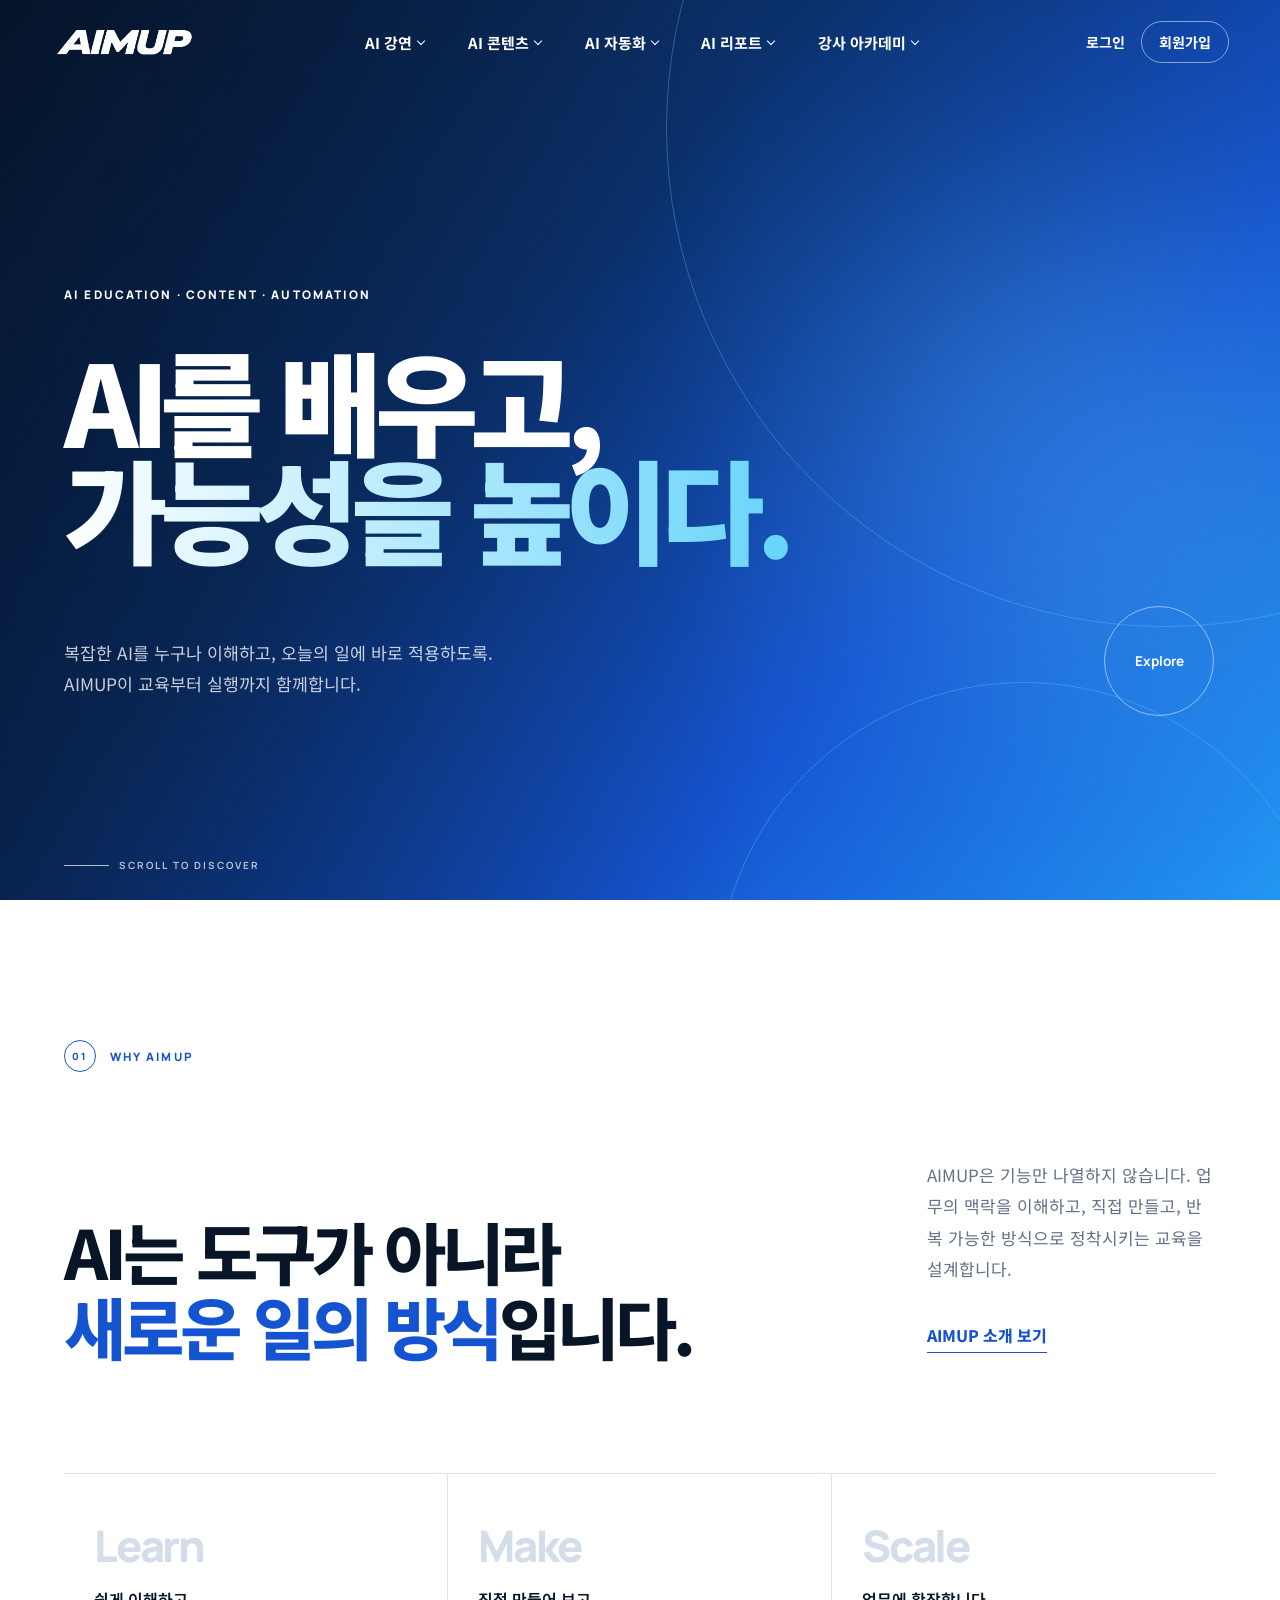
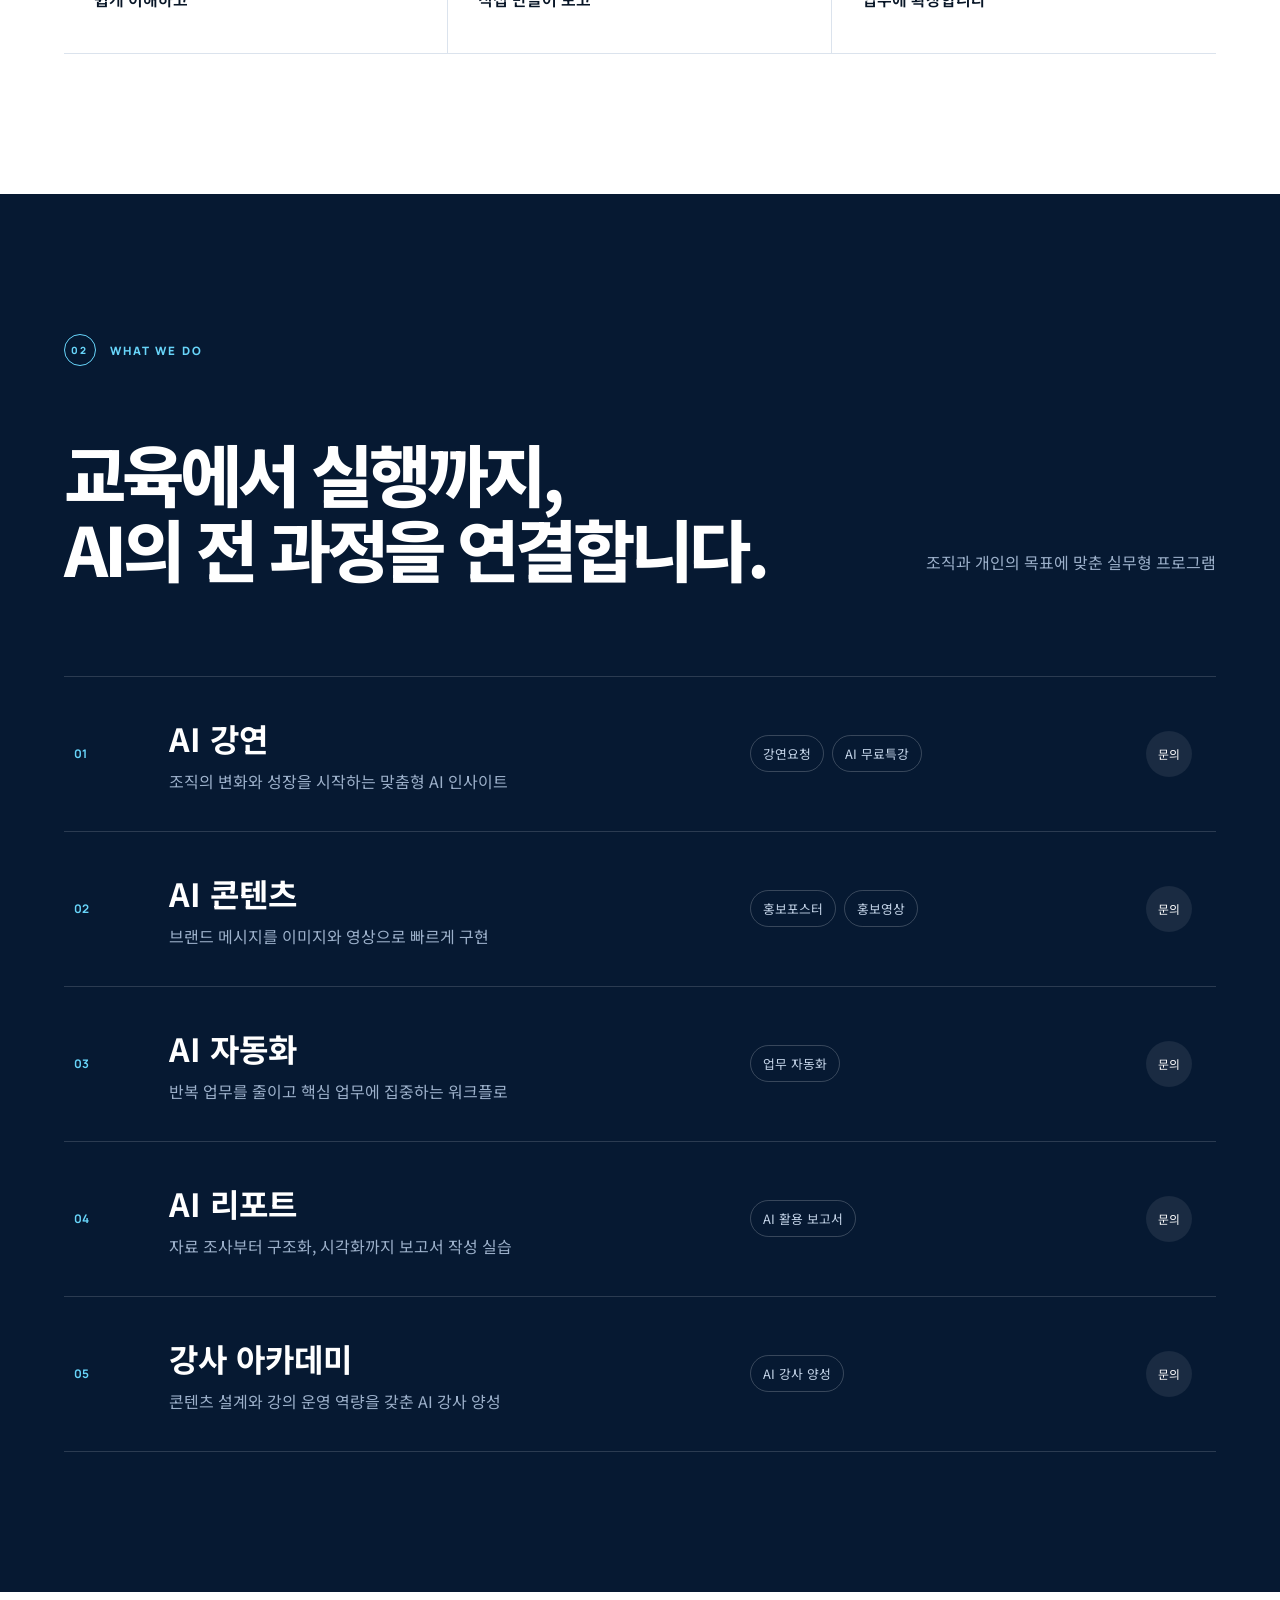
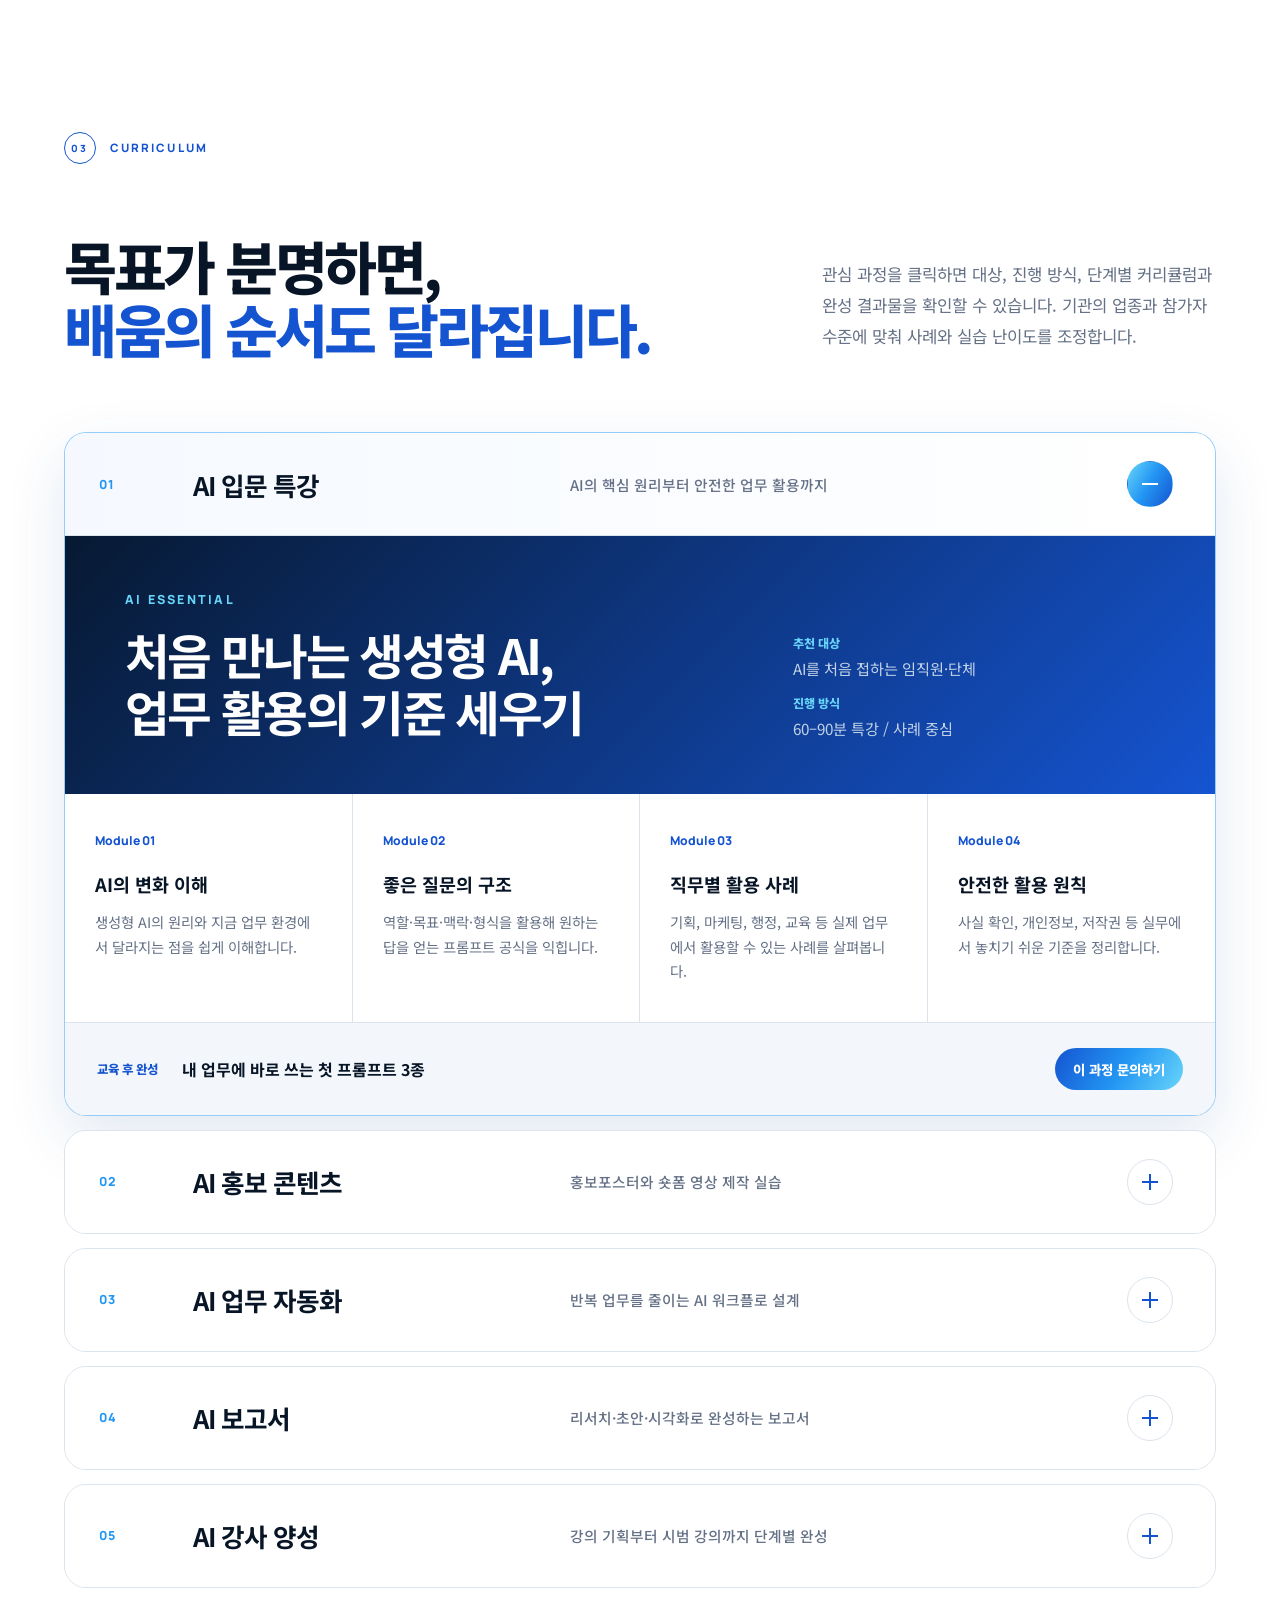
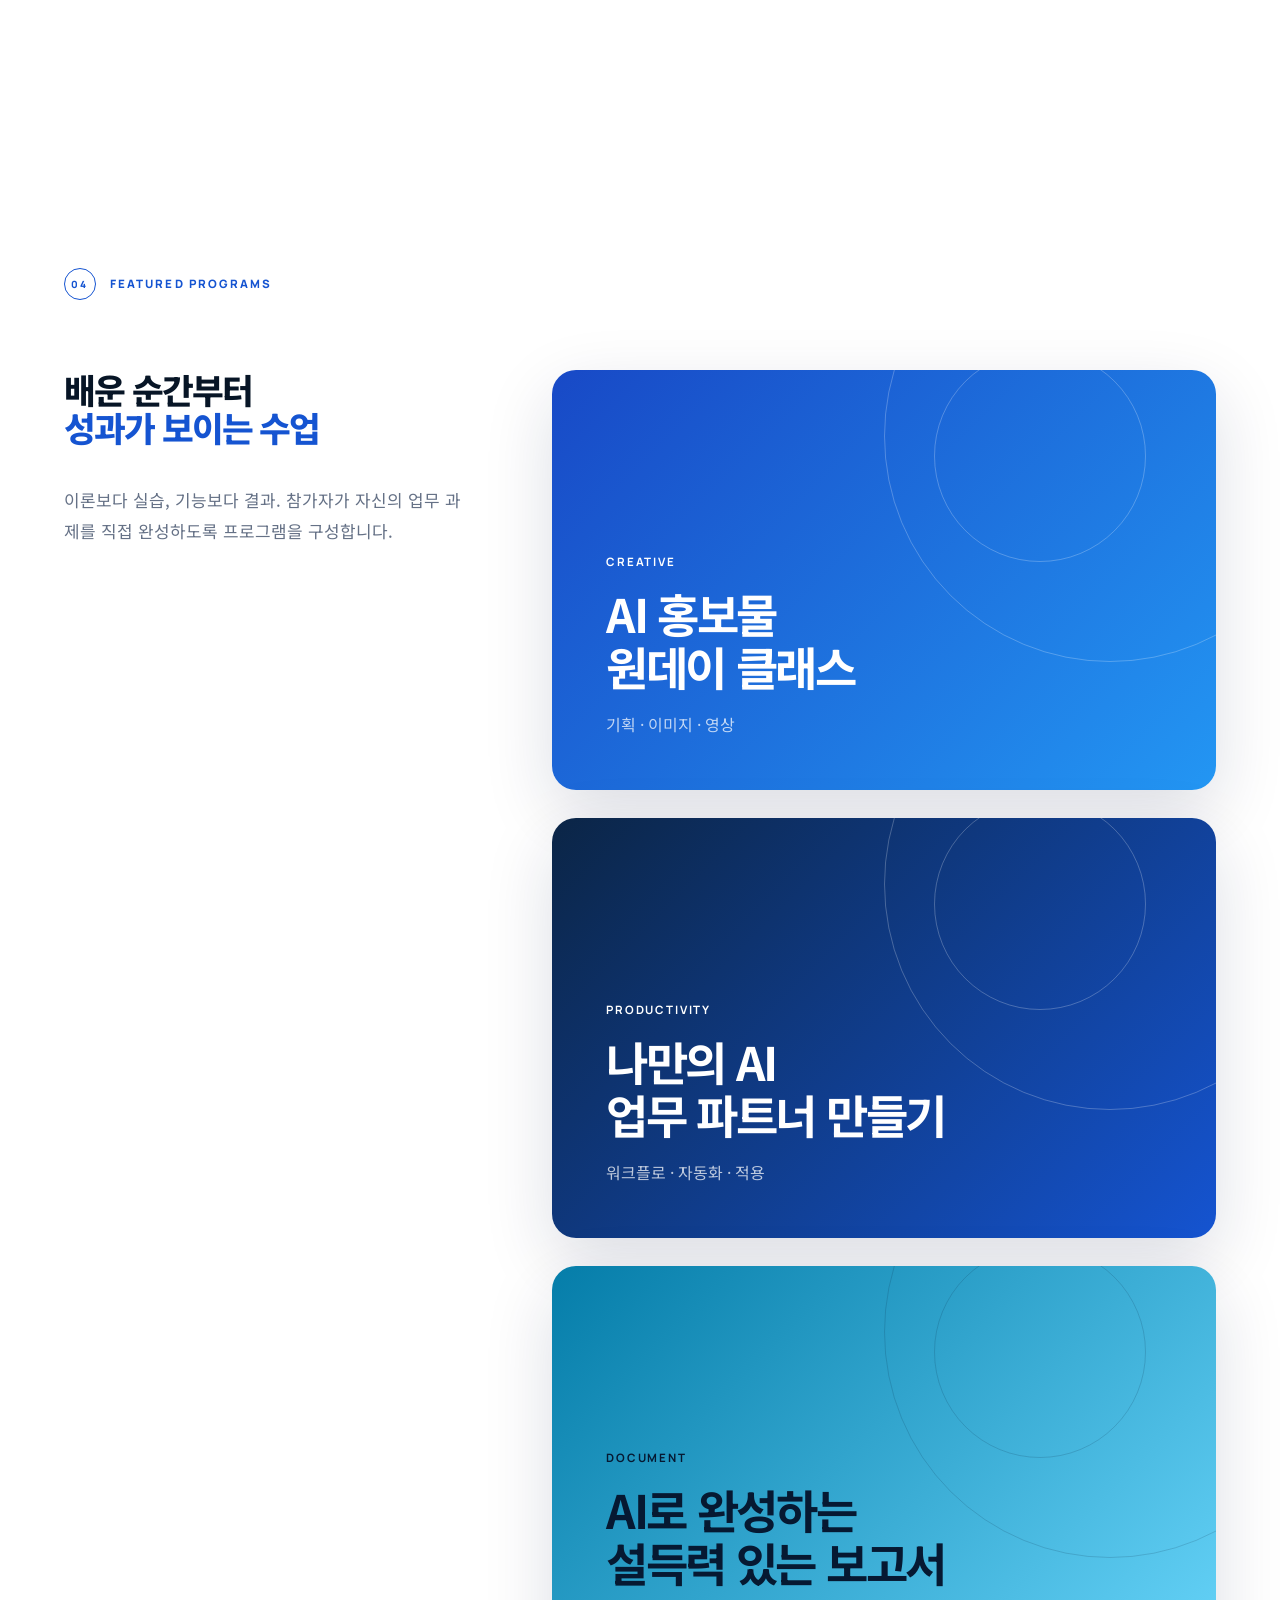
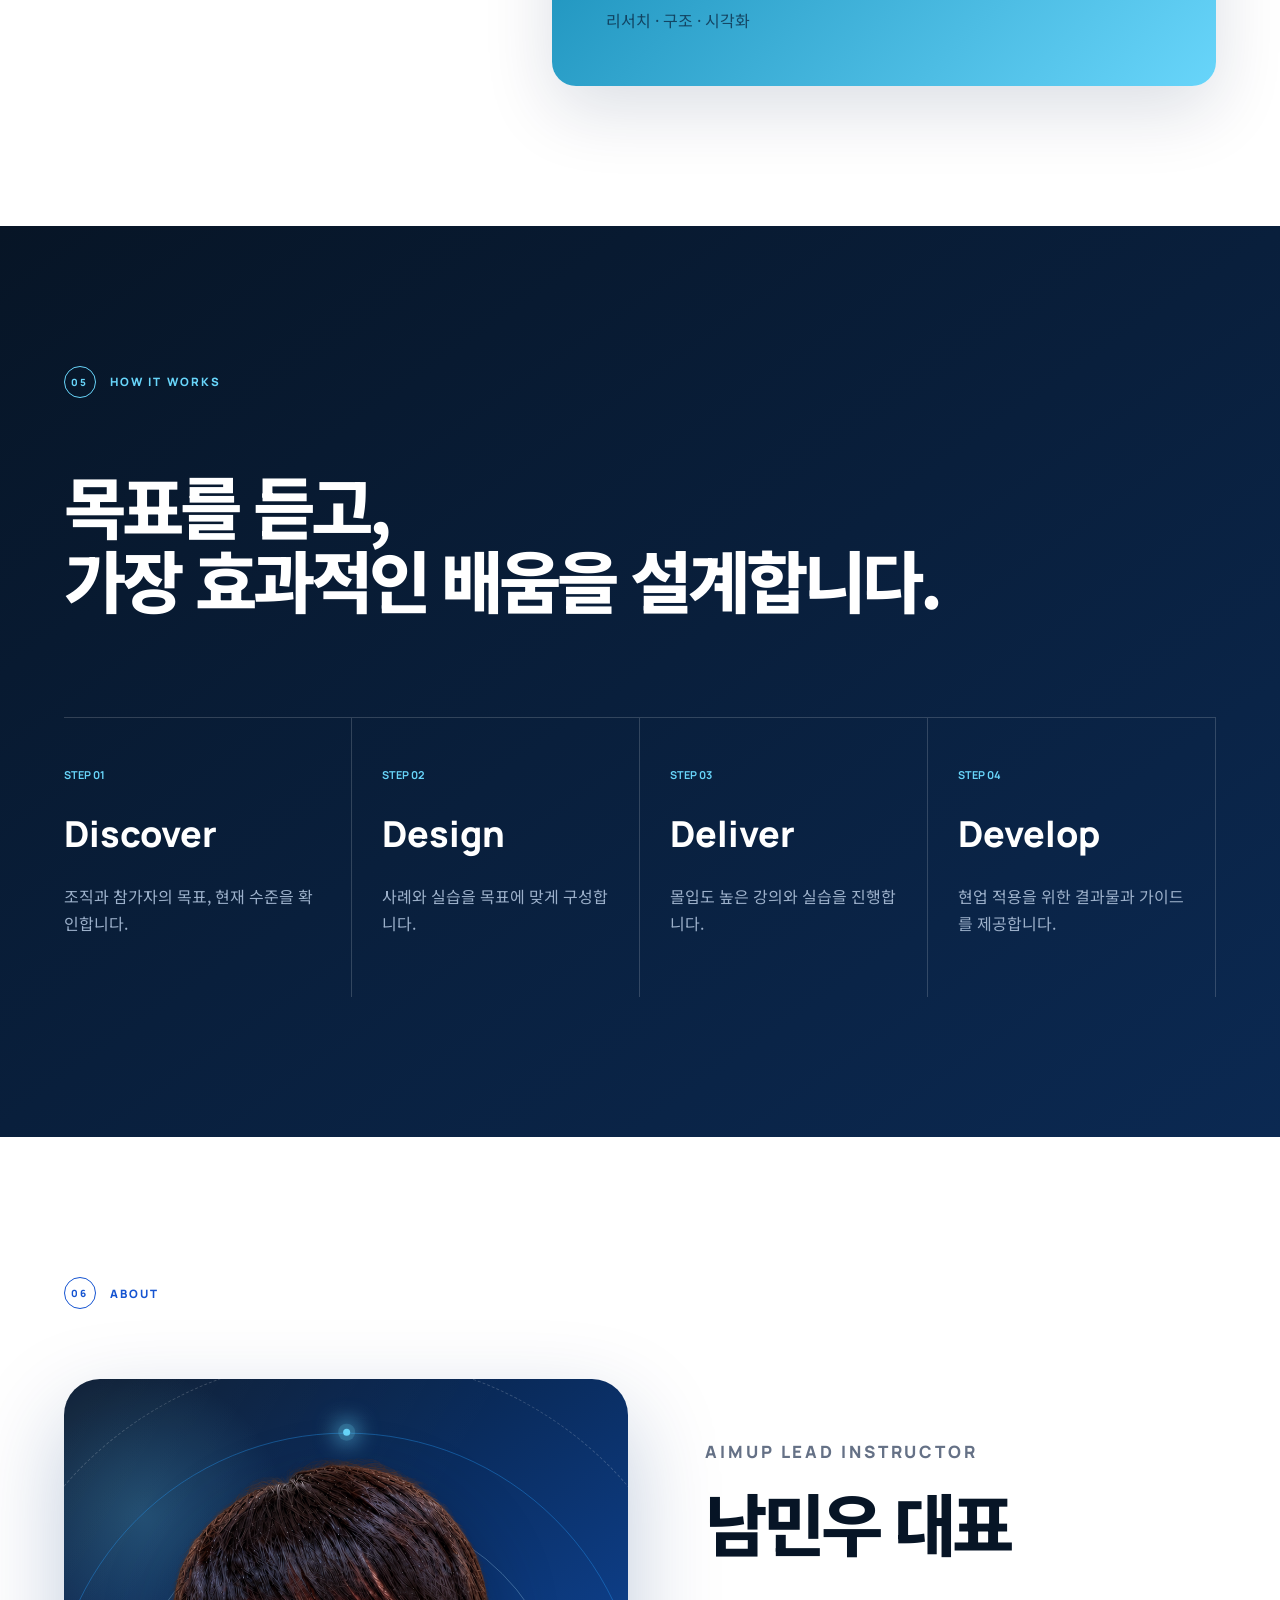
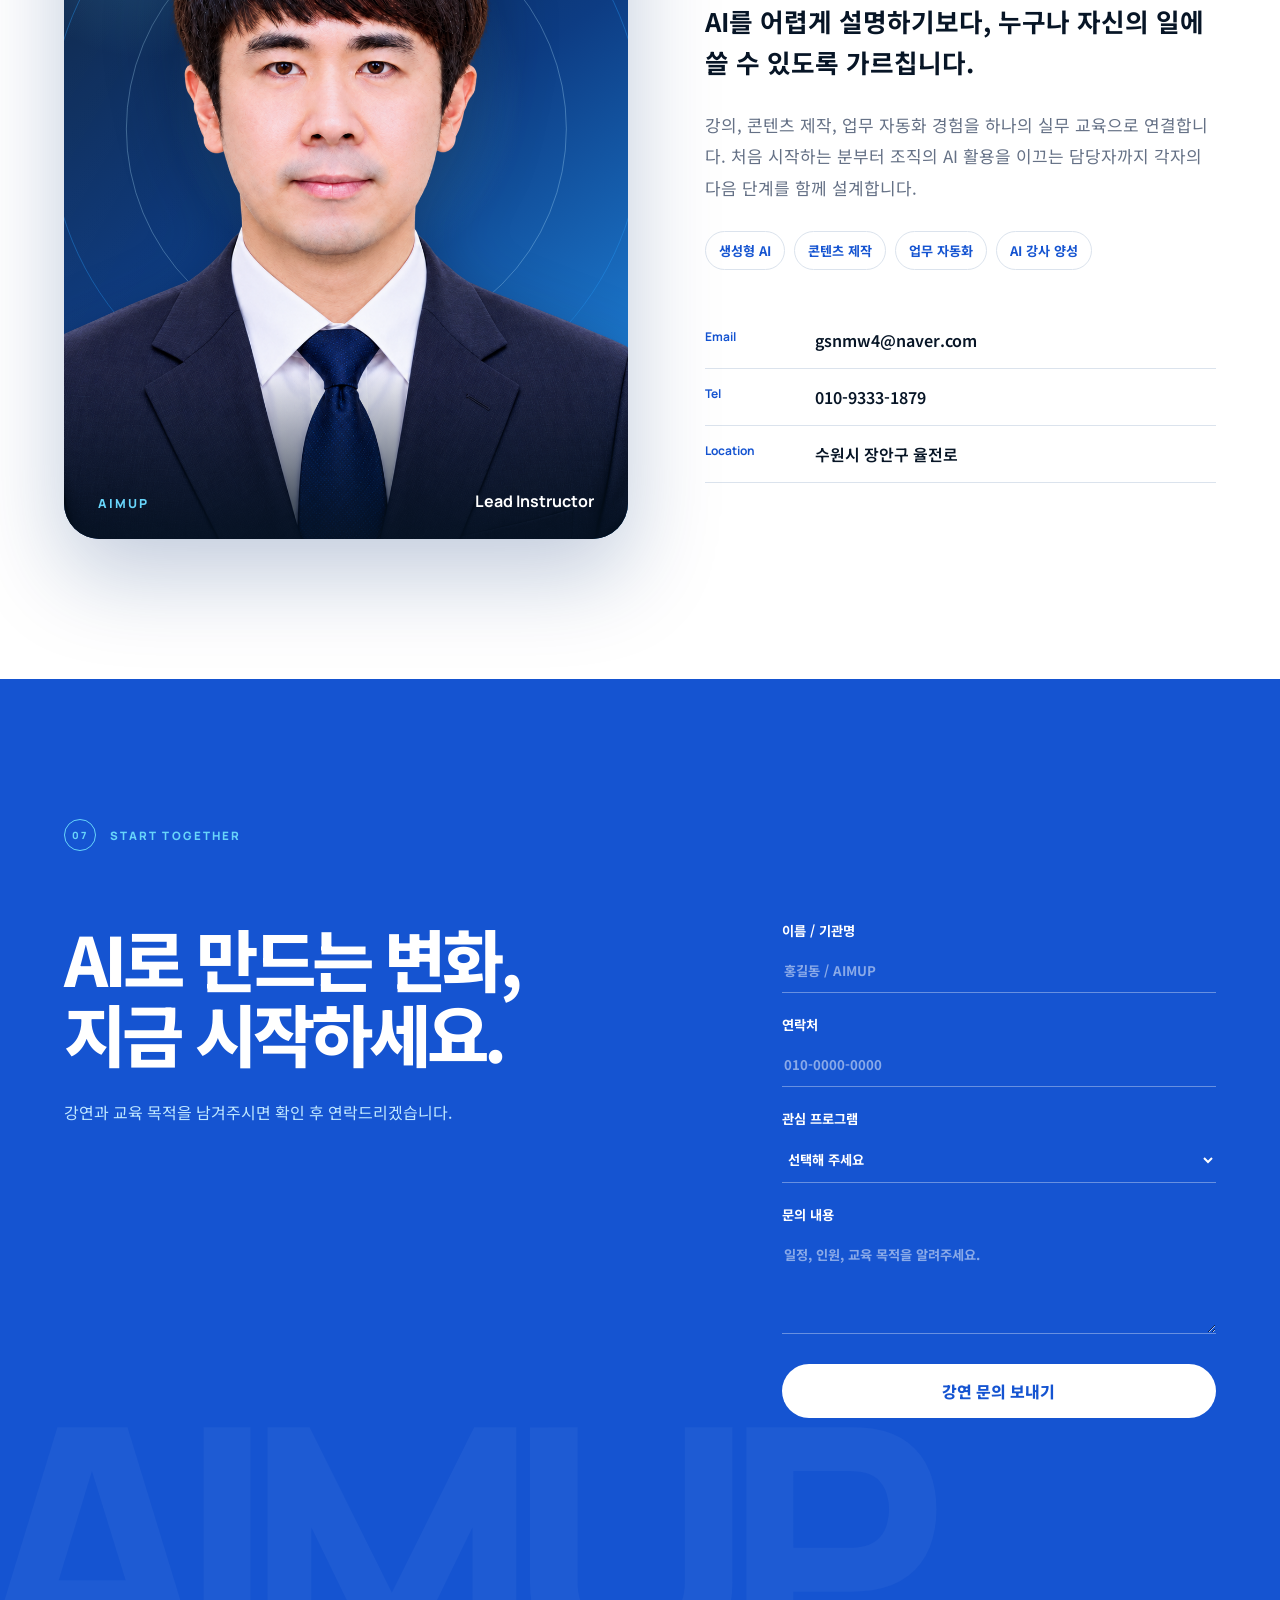
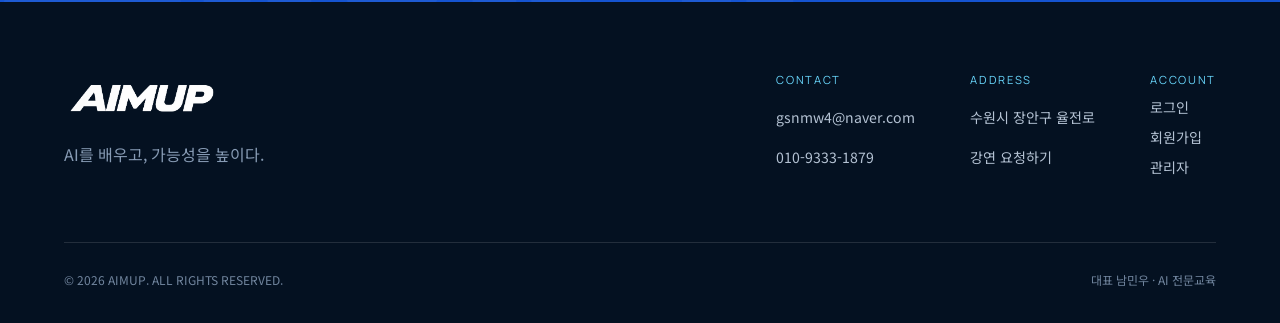
<file: index.html>
<!doctype html>
<html lang="ko">
<head>
  <meta charset="utf-8">
  <meta name="viewport" content="width=device-width, initial-scale=1">
  <meta name="description" content="AIMUP은 실무에 바로 쓰는 AI 교육과 콘텐츠 제작, 자동화를 제공하는 AI 전문 강의 브랜드입니다.">
  <meta name="theme-color" content="#1554D1">
  <title>AIMUP | AI를 배우고, 비즈니스를 높이다</title>
  <link rel="preconnect" href="https://fonts.googleapis.com">
  <link rel="preconnect" href="https://fonts.gstatic.com" crossorigin>
  <link href="https://fonts.googleapis.com/css2?family=Manrope:wght@500;600;700;800&family=Noto+Sans+KR:wght@400;500;600;700;800;900&display=swap" rel="stylesheet">
  <link rel="stylesheet" href="styles.css?v=20261123-2">
</head>
<body data-page="home">
  <div data-site-header></div>

  <main>
    <section class="hero" id="home" aria-labelledby="hero-title">
      <div class="hero-orbit orbit-one"></div>
      <div class="hero-orbit orbit-two"></div>
      <div class="hero-glow"></div>
      <div class="hero-inner">
        <p class="eyebrow reveal">AI EDUCATION · CONTENT · AUTOMATION</p>
        <h1 id="hero-title" class="hero-title reveal">
          AI를 배우고,<br><span>가능성을 높이다.</span>
        </h1>
        <div class="hero-bottom reveal">
          <p>복잡한 AI를 누구나 이해하고, 오늘의 일에 바로 적용하도록.<br>AIMUP이 교육부터 실행까지 함께합니다.</p>
          <a class="circle-link" href="#services" aria-label="서비스 살펴보기"><span>Explore</span></a>
        </div>
      </div>
      <div class="scroll-cue" aria-hidden="true"><span></span>SCROLL TO DISCOVER</div>
    </section>

    <section class="statement section-pad" aria-labelledby="statement-title">
      <div class="section-kicker reveal"><span>01</span> Why AIMUP</div>
      <div class="statement-grid">
        <h2 id="statement-title" class="display-title reveal">AI는 도구가 아니라<br><em>새로운 일의 방식</em>입니다.</h2>
        <div class="statement-copy reveal">
          <p>AIMUP은 기능만 나열하지 않습니다. 업무의 맥락을 이해하고, 직접 만들고, 반복 가능한 방식으로 정착시키는 교육을 설계합니다.</p>
          <a class="text-link" href="#about">AIMUP 소개 보기</a>
        </div>
      </div>
      <div class="impact-strip reveal" aria-label="AIMUP 교육 원칙">
        <div><strong>Learn</strong><span>쉽게 이해하고</span></div>
        <div><strong>Make</strong><span>직접 만들어 보고</span></div>
        <div><strong>Scale</strong><span>업무에 확장합니다</span></div>
      </div>
    </section>

    <section class="services section-pad" id="services" aria-labelledby="services-title">
      <div class="section-kicker light reveal"><span>02</span> What we do</div>
      <div class="services-head">
        <h2 id="services-title" class="display-title light reveal">교육에서 실행까지,<br>AI의 전 과정을 연결합니다.</h2>
        <p class="reveal">조직과 개인의 목표에 맞춘 실무형 프로그램</p>
      </div>
      <div class="service-list">
        <article class="service-row reveal">
          <span class="service-no">01</span>
          <div><h3>AI 강연</h3><p>조직의 변화와 성장을 시작하는 맞춤형 AI 인사이트</p></div>
          <div class="service-tags"><span>강연요청</span><span>AI 무료특강</span></div>
          <a href="#contact" aria-label="AI 강연 문의하기">문의</a>
        </article>
        <article class="service-row reveal">
          <span class="service-no">02</span>
          <div><h3>AI 콘텐츠</h3><p>브랜드 메시지를 이미지와 영상으로 빠르게 구현</p></div>
          <div class="service-tags"><span>홍보포스터</span><span>홍보영상</span></div>
          <a href="#contact" aria-label="AI 콘텐츠 문의하기">문의</a>
        </article>
        <article class="service-row reveal">
          <span class="service-no">03</span>
          <div><h3>AI 자동화</h3><p>반복 업무를 줄이고 핵심 업무에 집중하는 워크플로</p></div>
          <div class="service-tags"><span>업무 자동화</span></div>
          <a href="#contact" aria-label="AI 자동화 문의하기">문의</a>
        </article>
        <article class="service-row reveal">
          <span class="service-no">04</span>
          <div><h3>AI 리포트</h3><p>자료 조사부터 구조화, 시각화까지 보고서 작성 실습</p></div>
          <div class="service-tags"><span>AI 활용 보고서</span></div>
          <a href="#contact" aria-label="AI 리포트 문의하기">문의</a>
        </article>
        <article class="service-row reveal">
          <span class="service-no">05</span>
          <div><h3>강사 아카데미</h3><p>콘텐츠 설계와 강의 운영 역량을 갖춘 AI 강사 양성</p></div>
          <div class="service-tags"><span>AI 강사 양성</span></div>
          <a href="#contact" aria-label="AI 강사 아카데미 문의하기">문의</a>
        </article>
      </div>
    </section>

    <section class="curriculum section-pad" id="curriculum" aria-labelledby="curriculum-title">
      <div class="section-kicker reveal"><span>03</span> Curriculum</div>
      <div class="curriculum-head">
        <h2 id="curriculum-title" class="display-title reveal">목표가 분명하면,<br><em>배움의 순서도 달라집니다.</em></h2>
        <p class="reveal">관심 과정을 클릭하면 대상, 진행 방식, 단계별 커리큘럼과 완성 결과물을 확인할 수 있습니다. 기관의 업종과 참가자 수준에 맞춰 사례와 실습 난이도를 조정합니다.</p>
      </div>

      <div class="course-tabs reveal" role="tablist" aria-label="강의 과정 선택">
        <button class="course-tab active" type="button" role="tab" aria-selected="true" aria-controls="course-intro" id="tab-intro" data-course-tab="intro">AI 입문 특강</button>
        <button class="course-tab" type="button" role="tab" aria-selected="false" aria-controls="course-content" id="tab-content" data-course-tab="content">AI 홍보 콘텐츠</button>
        <button class="course-tab" type="button" role="tab" aria-selected="false" aria-controls="course-automation" id="tab-automation" data-course-tab="automation">AI 업무 자동화</button>
        <button class="course-tab" type="button" role="tab" aria-selected="false" aria-controls="course-report" id="tab-report" data-course-tab="report">AI 보고서</button>
        <button class="course-tab" type="button" role="tab" aria-selected="false" aria-controls="course-instructor" id="tab-instructor" data-course-tab="instructor">AI 강사 양성</button>
      </div>

      <div class="course-panels reveal">
        <article class="course-panel active" role="tabpanel" id="course-intro" aria-labelledby="tab-intro" data-course-panel="intro">
          <header class="course-summary">
            <div><p class="course-code">AI ESSENTIAL</p><h3>처음 만나는 생성형 AI,<br>업무 활용의 기준 세우기</h3></div>
            <div class="course-meta"><p><span>추천 대상</span>AI를 처음 접하는 임직원·단체</p><p><span>진행 방식</span>60–90분 특강 / 사례 중심</p></div>
          </header>
          <div class="course-modules">
            <div><b>Module 01</b><strong>AI의 변화 이해</strong><p>생성형 AI의 원리와 지금 업무 환경에서 달라지는 점을 쉽게 이해합니다.</p></div>
            <div><b>Module 02</b><strong>좋은 질문의 구조</strong><p>역할·목표·맥락·형식을 활용해 원하는 답을 얻는 프롬프트 공식을 익힙니다.</p></div>
            <div><b>Module 03</b><strong>직무별 활용 사례</strong><p>기획, 마케팅, 행정, 교육 등 실제 업무에서 활용할 수 있는 사례를 살펴봅니다.</p></div>
            <div><b>Module 04</b><strong>안전한 활용 원칙</strong><p>사실 확인, 개인정보, 저작권 등 실무에서 놓치기 쉬운 기준을 정리합니다.</p></div>
          </div>
          <footer class="course-result"><span>교육 후 완성</span><strong>내 업무에 바로 쓰는 첫 프롬프트 3종</strong><a href="#contact" data-program="AI 무료특강">이 과정 문의하기</a></footer>
        </article>

        <article class="course-panel" role="tabpanel" id="course-content" aria-labelledby="tab-content" data-course-panel="content" hidden>
          <header class="course-summary">
            <div><p class="course-code">AI CREATIVE</p><h3>아이디어부터 완성까지,<br>AI 홍보 콘텐츠 제작</h3></div>
            <div class="course-meta"><p><span>추천 대상</span>홍보·마케팅·소상공인·교육 담당자</p><p><span>진행 방식</span>3–4시간 워크숍 / 실습 중심</p></div>
          </header>
          <div class="course-modules">
            <div><b>Module 01</b><strong>메시지 기획</strong><p>대상과 목적을 정의하고 한 문장 핵심 메시지와 콘텐츠 콘셉트를 만듭니다.</p></div>
            <div><b>Module 02</b><strong>이미지 생성</strong><p>구도·스타일·색감 프롬프트를 설계해 브랜드에 맞는 이미지를 제작합니다.</p></div>
            <div><b>Module 03</b><strong>홍보포스터 완성</strong><p>카피, 정보 위계, 레이아웃을 다듬어 실제 게시 가능한 포스터를 완성합니다.</p></div>
            <div><b>Module 04</b><strong>숏폼 영상 확장</strong><p>스토리보드, 장면 생성, 자막과 음악을 연결해 짧은 홍보영상으로 확장합니다.</p></div>
          </div>
          <footer class="course-result"><span>교육 후 완성</span><strong>홍보포스터 1종 + 숏폼 영상 기획안</strong><a href="#contact" data-program="AI 홍보포스터">이 과정 문의하기</a></footer>
        </article>

        <article class="course-panel" role="tabpanel" id="course-automation" aria-labelledby="tab-automation" data-course-panel="automation" hidden>
          <header class="course-summary">
            <div><p class="course-code">AI AUTOMATION</p><h3>반복은 줄이고 성과는 높이는<br>나만의 AI 업무 시스템</h3></div>
            <div class="course-meta"><p><span>추천 대상</span>반복 업무가 많은 실무자·관리자</p><p><span>진행 방식</span>4–6시간 워크숍 / 업무 적용형</p></div>
          </header>
          <div class="course-modules">
            <div><b>Module 01</b><strong>업무 흐름 진단</strong><p>자주 반복되는 업무를 분해하고 AI가 맡을 수 있는 구간을 찾아냅니다.</p></div>
            <div><b>Module 02</b><strong>업무 템플릿 설계</strong><p>메일, 회의록, 자료 요약 등 반복 작업을 위한 재사용 프롬프트를 만듭니다.</p></div>
            <div><b>Module 03</b><strong>워크플로 연결</strong><p>입력·처리·검토·출력 단계로 자동화 흐름을 설계하고 테스트합니다.</p></div>
            <div><b>Module 04</b><strong>운영과 개선</strong><p>오류를 줄이는 검수 기준과 팀에서 함께 활용하는 운영 방식을 정리합니다.</p></div>
          </div>
          <footer class="course-result"><span>교육 후 완성</span><strong>내 업무 자동화 설계도 + 재사용 템플릿</strong><a href="#contact" data-program="AI 자동화">이 과정 문의하기</a></footer>
        </article>

        <article class="course-panel" role="tabpanel" id="course-report" aria-labelledby="tab-report" data-course-panel="report" hidden>
          <header class="course-summary">
            <div><p class="course-code">AI DOCUMENT</p><h3>자료 조사부터 시각화까지,<br>설득력 있는 보고서 작성</h3></div>
            <div class="course-meta"><p><span>추천 대상</span>기획·행정·연구·사업 담당자</p><p><span>진행 방식</span>3–4시간 워크숍 / 결과물 중심</p></div>
          </header>
          <div class="course-modules">
            <div><b>Module 01</b><strong>보고 목적 구조화</strong><p>독자, 의사결정, 핵심 질문을 정리하고 보고서의 논리 구조를 세웁니다.</p></div>
            <div><b>Module 02</b><strong>AI 리서치와 검증</strong><p>자료를 효율적으로 탐색·요약하고 출처와 사실을 교차 확인합니다.</p></div>
            <div><b>Module 03</b><strong>초안 작성과 편집</strong><p>목차와 문단을 생성한 뒤 조직의 언어와 목적에 맞게 편집합니다.</p></div>
            <div><b>Module 04</b><strong>표와 시각 자료</strong><p>핵심 수치를 표와 차트로 정리하고 읽기 쉬운 보고 화면을 구성합니다.</p></div>
          </div>
          <footer class="course-result"><span>교육 후 완성</span><strong>보고서 목차 + 핵심 페이지 시안</strong><a href="#contact" data-program="AI 활용 보고서">이 과정 문의하기</a></footer>
        </article>

        <article class="course-panel" role="tabpanel" id="course-instructor" aria-labelledby="tab-instructor" data-course-panel="instructor" hidden>
          <header class="course-summary">
            <div><p class="course-code">AI INSTRUCTOR</p><h3>지식을 과정으로 바꾸는<br>AI 전문 강사 양성</h3></div>
            <div class="course-meta"><p><span>추천 대상</span>예비 강사·사내 강사·교육 담당자</p><p><span>진행 방식</span>다회차 과정 / 발표·피드백 중심</p></div>
          </header>
          <div class="course-modules">
            <div><b>Module 01</b><strong>강의 주제와 학습자</strong><p>전문 분야와 대상의 문제를 연결해 명확한 강의 주제와 목표를 설정합니다.</p></div>
            <div><b>Module 02</b><strong>커리큘럼 설계</strong><p>설명, 사례, 실습, 피드백이 자연스럽게 이어지는 강의 흐름을 만듭니다.</p></div>
            <div><b>Module 03</b><strong>강의 자료 제작</strong><p>AI를 활용해 교안, 실습지, 프롬프트 예시와 시각 자료를 완성합니다.</p></div>
            <div><b>Module 04</b><strong>마이크로 티칭</strong><p>짧은 시범 강의와 피드백을 통해 전달력과 현장 대응력을 높입니다.</p></div>
          </div>
          <footer class="course-result"><span>교육 후 완성</span><strong>나만의 AI 강의안 + 시범 강의</strong><a href="#contact" data-program="AI 강사 양성">이 과정 문의하기</a></footer>
        </article>
      </div>
    </section>

    <section class="showcase section-pad" aria-labelledby="showcase-title">
      <div class="section-kicker reveal"><span>04</span> Featured programs</div>
      <div class="showcase-grid">
        <div class="showcase-copy">
          <h2 id="showcase-title" class="display-title reveal">배운 순간부터<br><em>성과가 보이는 수업</em></h2>
          <p class="reveal">이론보다 실습, 기능보다 결과. 참가자가 자신의 업무 과제를 직접 완성하도록 프로그램을 구성합니다.</p>
        </div>
        <div class="program-stack">
          <article class="program-card poster-card reveal">
            <span>CREATIVE</span><h3>AI 홍보물<br>원데이 클래스</h3><p>기획 · 이미지 · 영상</p>
          </article>
          <article class="program-card automation-card reveal">
            <span>PRODUCTIVITY</span><h3>나만의 AI<br>업무 파트너 만들기</h3><p>워크플로 · 자동화 · 적용</p>
          </article>
          <article class="program-card report-card reveal">
            <span>DOCUMENT</span><h3>AI로 완성하는<br>설득력 있는 보고서</h3><p>리서치 · 구조 · 시각화</p>
          </article>
        </div>
      </div>
    </section>

    <section class="process section-pad" aria-labelledby="process-title">
      <div class="section-kicker light reveal"><span>05</span> How it works</div>
      <h2 id="process-title" class="display-title light reveal">목표를 듣고,<br>가장 효과적인 배움을 설계합니다.</h2>
      <ol class="process-list">
        <li class="reveal"><span>STEP 01</span><strong>Discover</strong><p>조직과 참가자의 목표, 현재 수준을 확인합니다.</p></li>
        <li class="reveal"><span>STEP 02</span><strong>Design</strong><p>사례와 실습을 목표에 맞게 구성합니다.</p></li>
        <li class="reveal"><span>STEP 03</span><strong>Deliver</strong><p>몰입도 높은 강의와 실습을 진행합니다.</p></li>
        <li class="reveal"><span>STEP 04</span><strong>Develop</strong><p>현업 적용을 위한 결과물과 가이드를 제공합니다.</p></li>
      </ol>
    </section>

    <section class="about section-pad" id="about" aria-labelledby="about-title">
      <div class="section-kicker reveal"><span>06</span> About</div>
      <div class="about-grid">
        <figure class="profile-stage reveal">
          <div class="profile-orbits" aria-hidden="true">
            <span class="profile-orbit profile-orbit-a"><i></i></span>
            <span class="profile-orbit profile-orbit-b"><i></i></span>
            <span class="profile-orbit profile-orbit-c"><i></i></span>
            <span class="profile-flow"></span>
          </div>
          <img src="profile-nam-minwoo-cutout.png" alt="AIMUP 남민우 대표 프로필 사진">
          <figcaption><span>AIMUP</span><strong>Lead Instructor</strong></figcaption>
        </figure>
        <div class="about-copy reveal">
          <p class="about-label">AIMUP LEAD INSTRUCTOR</p>
          <h2 id="about-title" class="display-title">남민우 대표</h2>
          <p class="about-lead">AI를 어렵게 설명하기보다, 누구나 자신의 일에 쓸 수 있도록 가르칩니다.</p>
          <p>강의, 콘텐츠 제작, 업무 자동화 경험을 하나의 실무 교육으로 연결합니다. 처음 시작하는 분부터 조직의 AI 활용을 이끄는 담당자까지 각자의 다음 단계를 함께 설계합니다.</p>
          <div class="expertise-tags" aria-label="주요 강의 분야"><span>생성형 AI</span><span>콘텐츠 제작</span><span>업무 자동화</span><span>AI 강사 양성</span></div>
          <dl class="contact-list">
            <div><dt>Email</dt><dd><a href="mailto:gsnmw4@naver.com">gsnmw4@naver.com</a></dd></div>
            <div><dt>Tel</dt><dd><a href="tel:+821093331879">010-9333-1879</a></dd></div>
            <div><dt>Location</dt><dd>수원시 장안구 율전로</dd></div>
          </dl>
        </div>
      </div>
    </section>

    <section class="contact-section" id="contact" aria-labelledby="contact-title">
      <div class="contact-bg-text" aria-hidden="true">AIMUP</div>
      <div class="contact-inner section-pad">
        <div class="section-kicker light reveal"><span>07</span> Start together</div>
        <div class="contact-grid">
          <div>
            <h2 id="contact-title" class="display-title light reveal">AI로 만드는 변화,<br>지금 시작하세요.</h2>
            <p class="reveal">강연과 교육 목적을 남겨주시면 확인 후 연락드리겠습니다.</p>
          </div>
          <form class="inquiry-form reveal" data-inquiry-form>
            <label>이름 / 기관명<input name="name" required placeholder="홍길동 / AIMUP"></label>
            <label>연락처<input name="contact" required placeholder="010-0000-0000"></label>
            <label>관심 프로그램
              <select name="program" required>
                <option value="">선택해 주세요</option><option>강연요청</option><option>AI 홍보포스터</option><option>AI 홍보영상</option><option>AI 자동화</option><option>AI 무료특강</option><option>AI 활용 보고서</option><option>AI 강사 양성</option>
              </select>
            </label>
            <label>문의 내용<textarea name="message" rows="4" placeholder="일정, 인원, 교육 목적을 알려주세요."></textarea></label>
            <button class="button button-light" type="submit">강연 문의 보내기</button>
            <p class="form-status" role="status"></p>
          </form>
        </div>
      </div>
    </section>
  </main>

  <div data-site-footer></div>
  <script src="firebase-config.js"></script>
  <script type="module" src="app.js"></script>
</body>
</html>
</file>
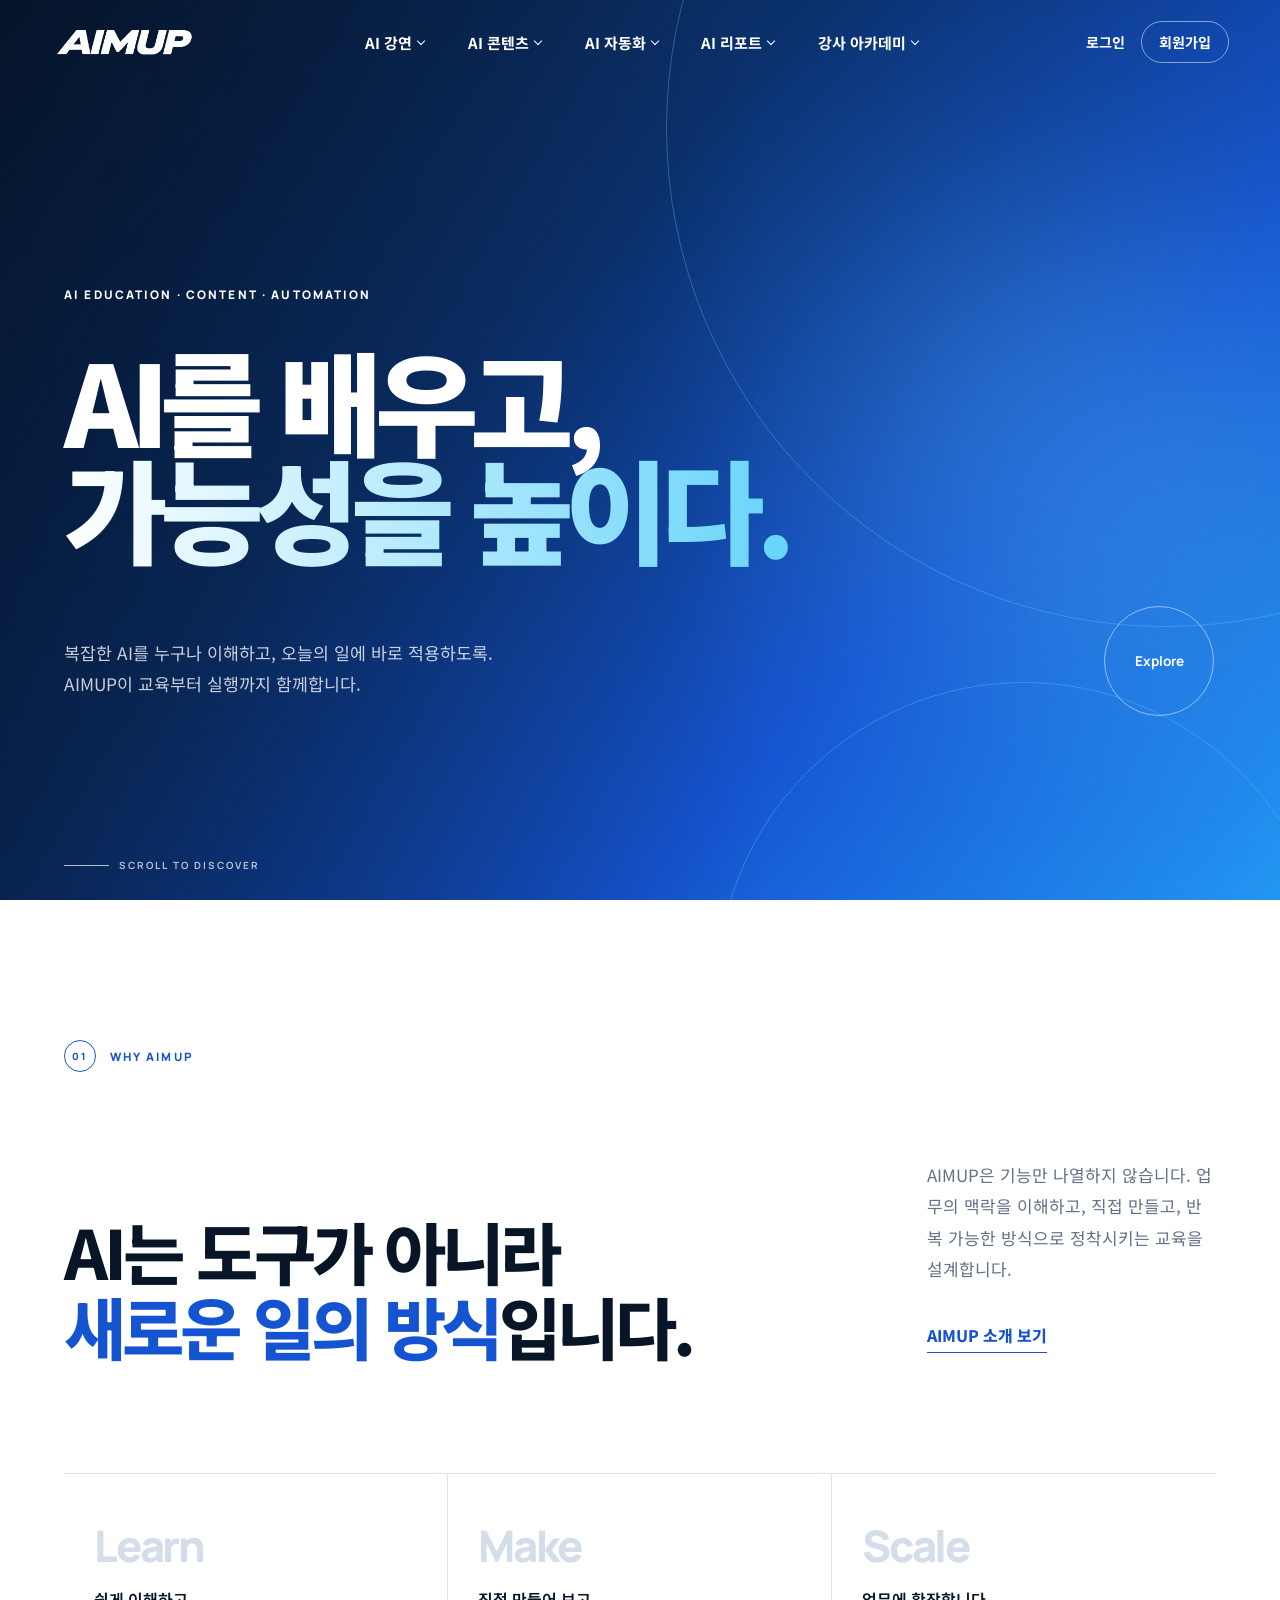
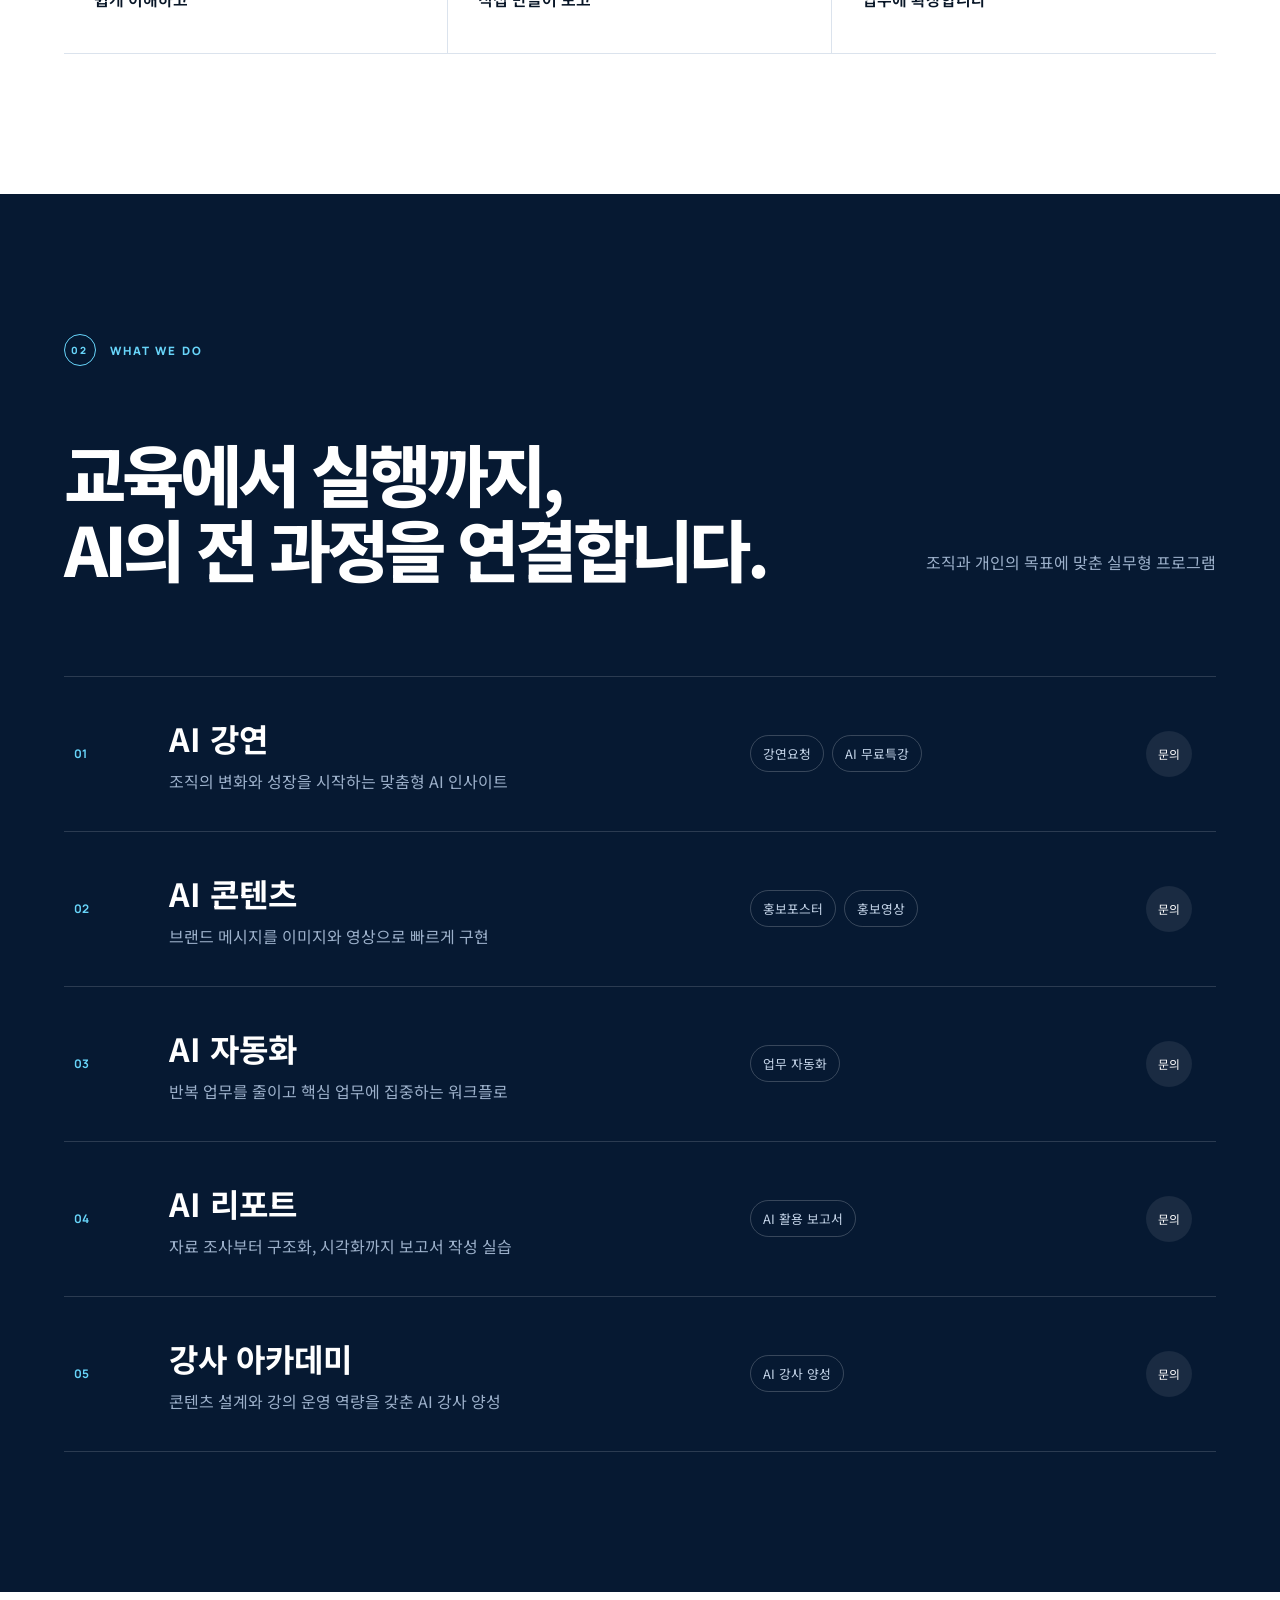
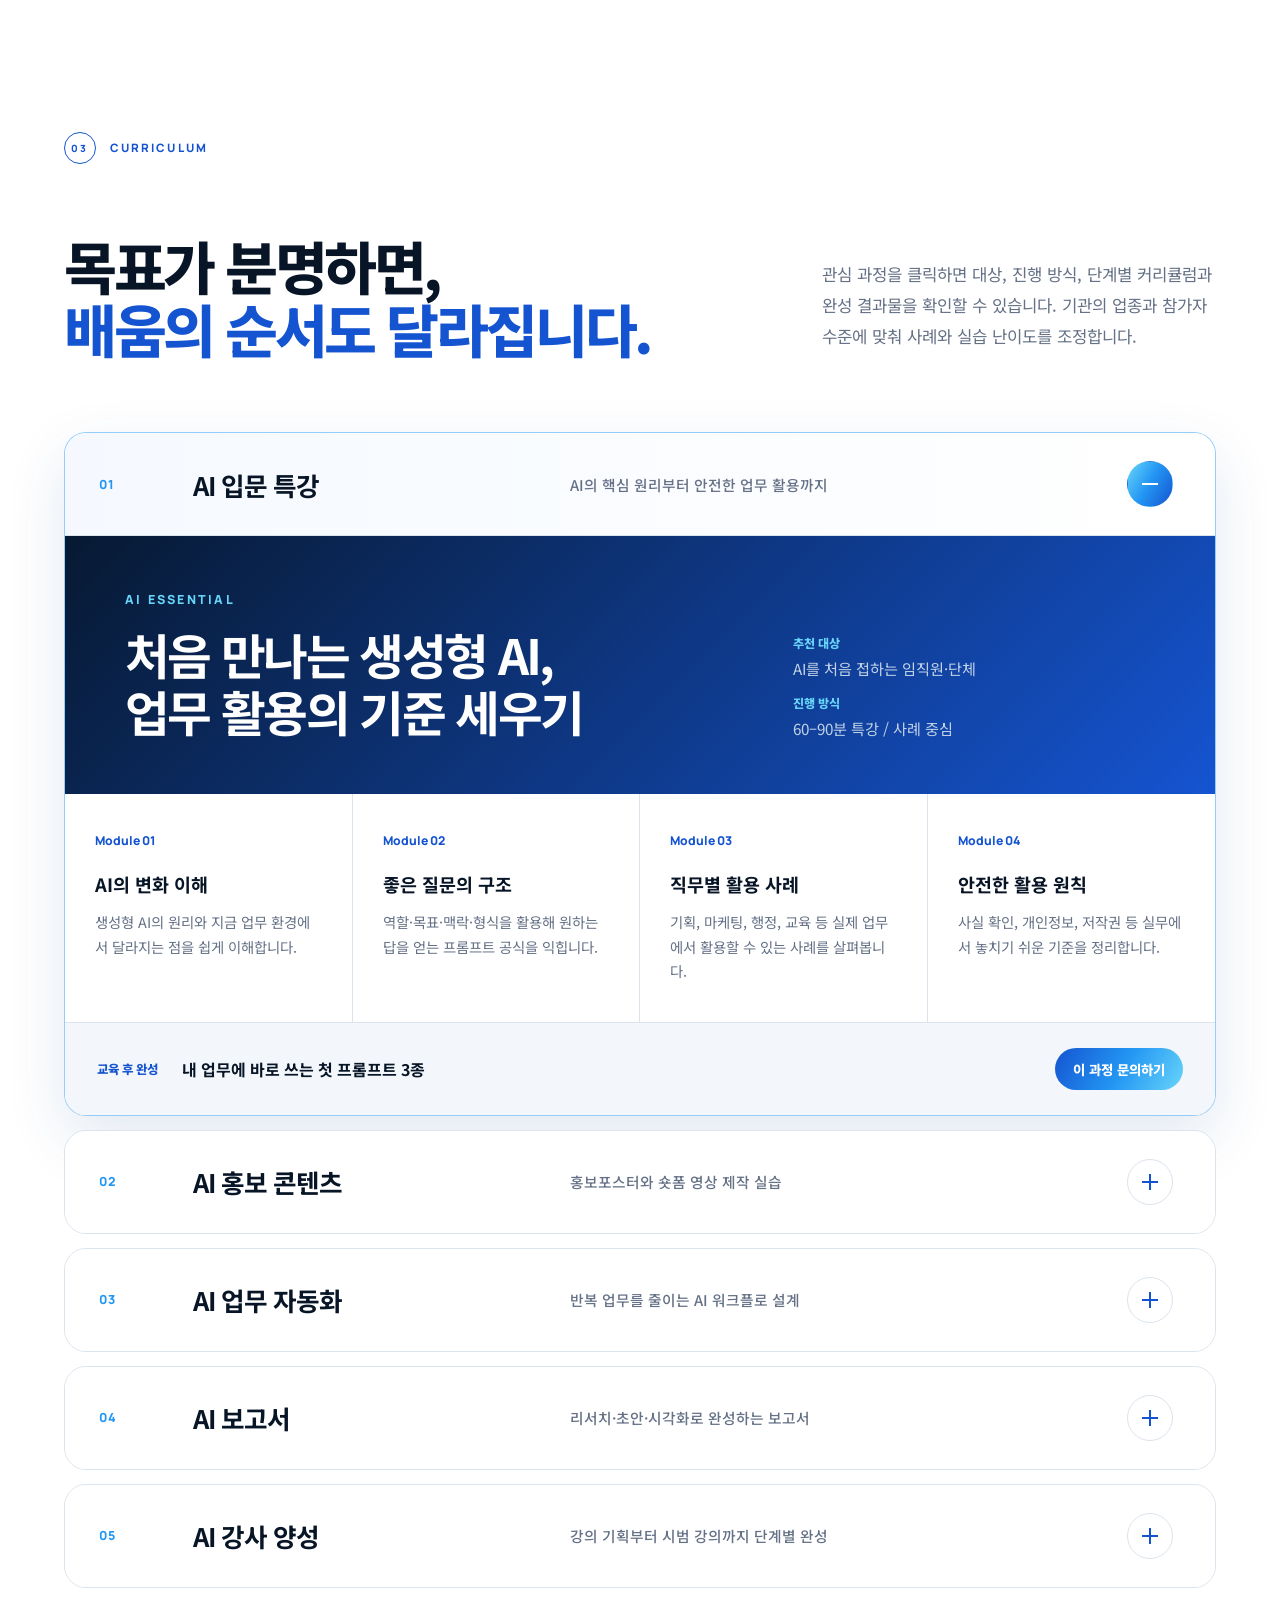
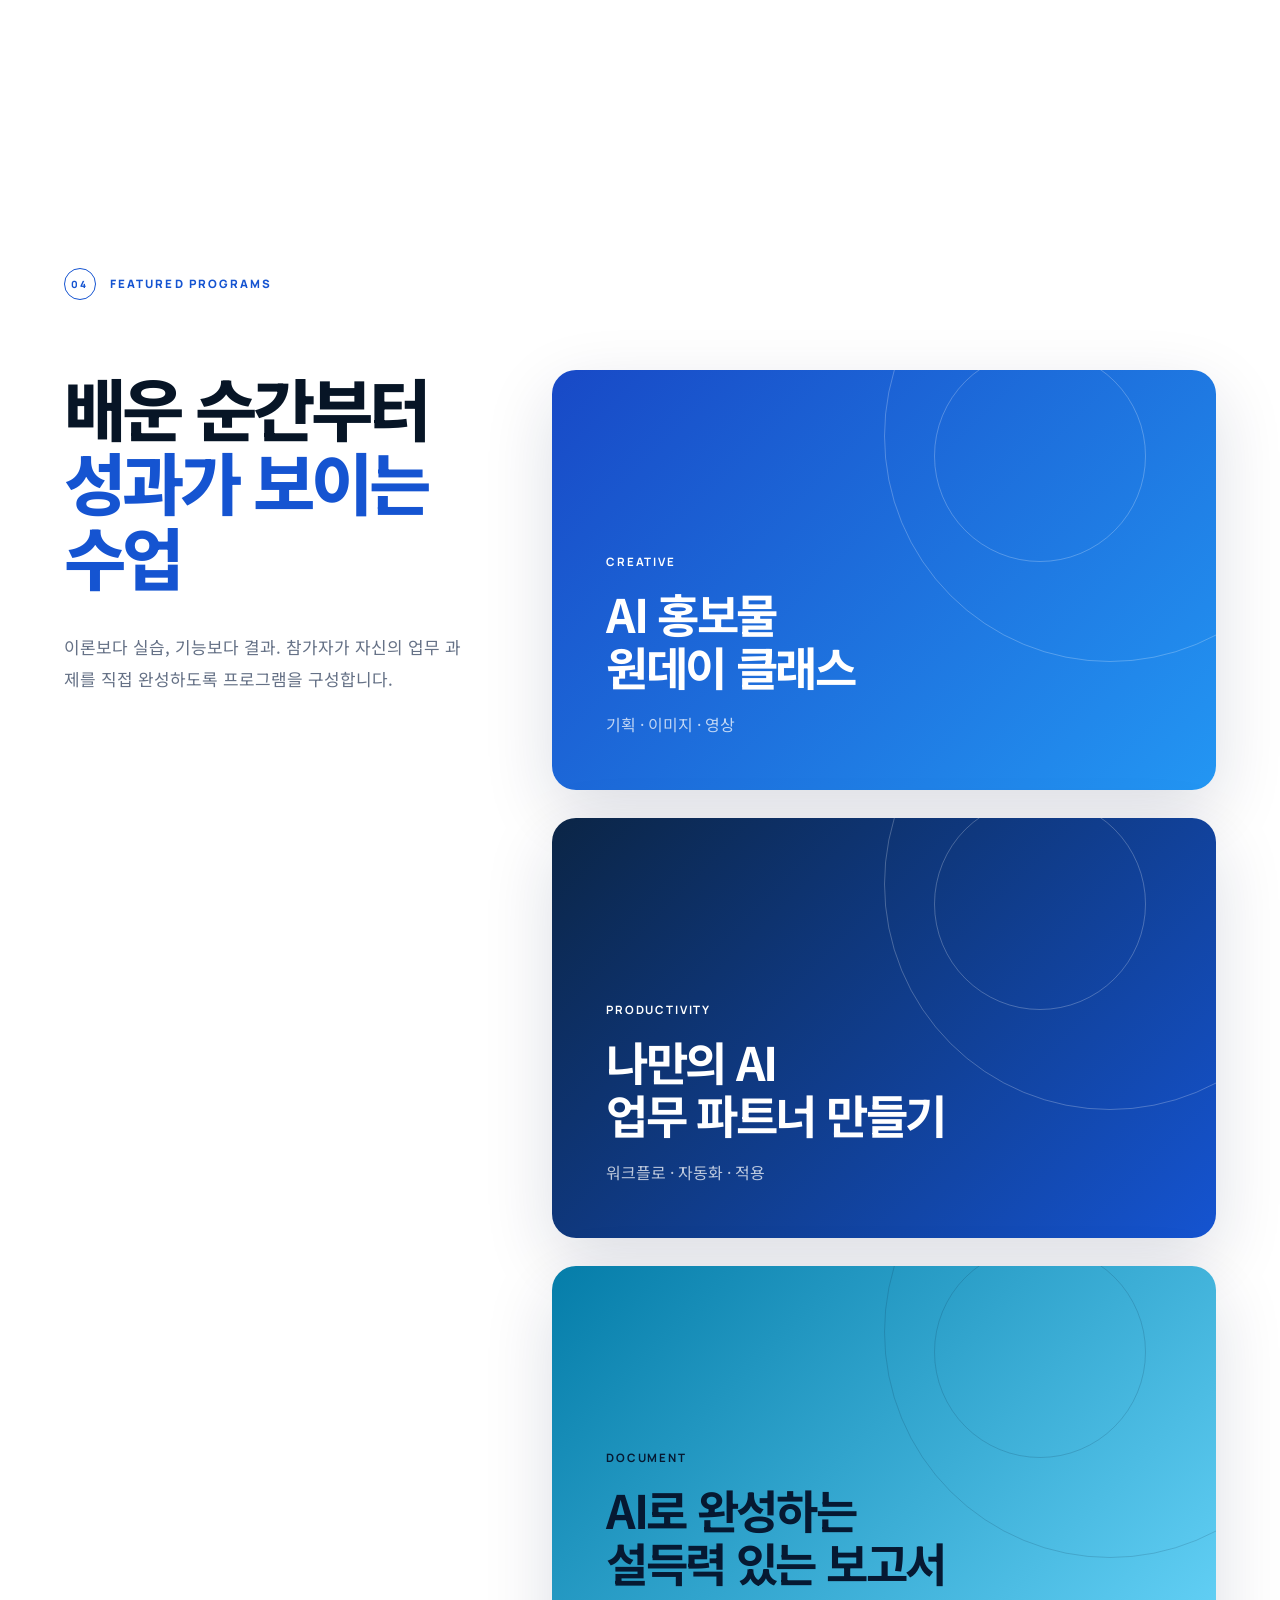
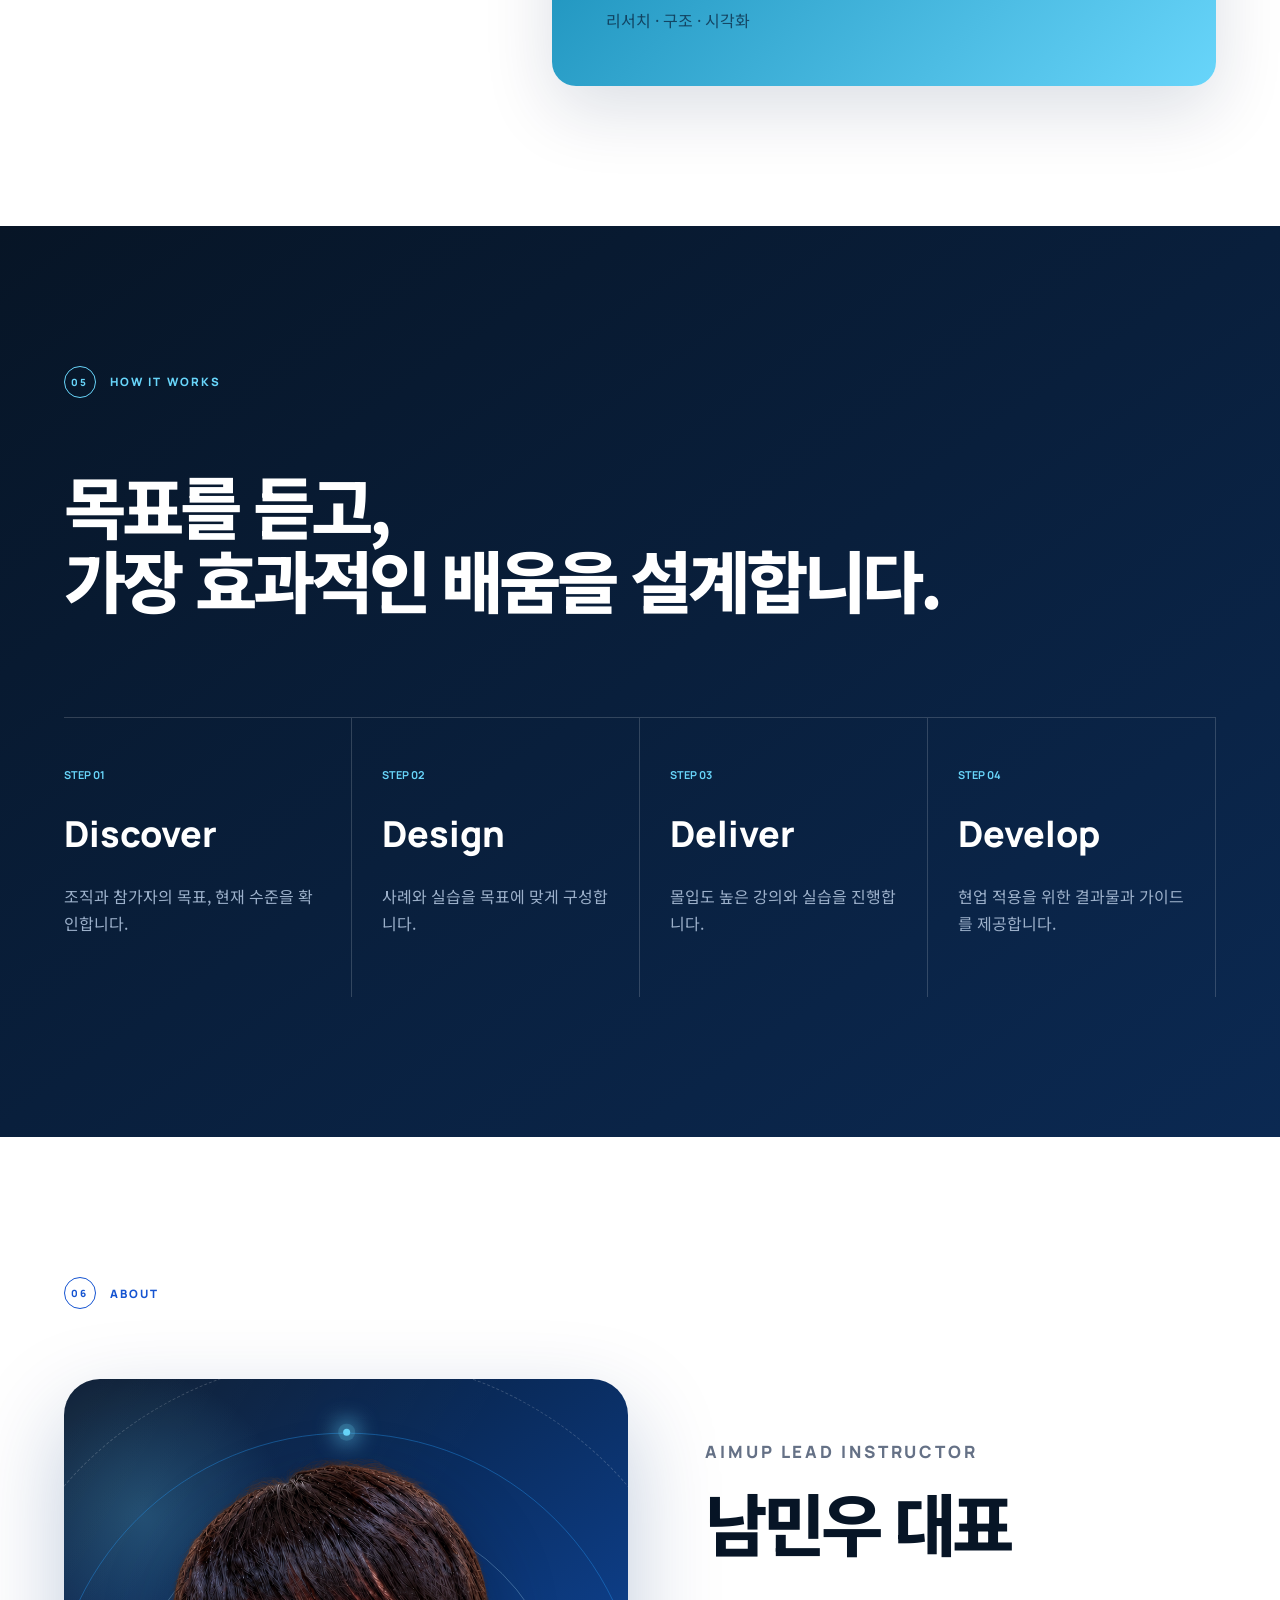
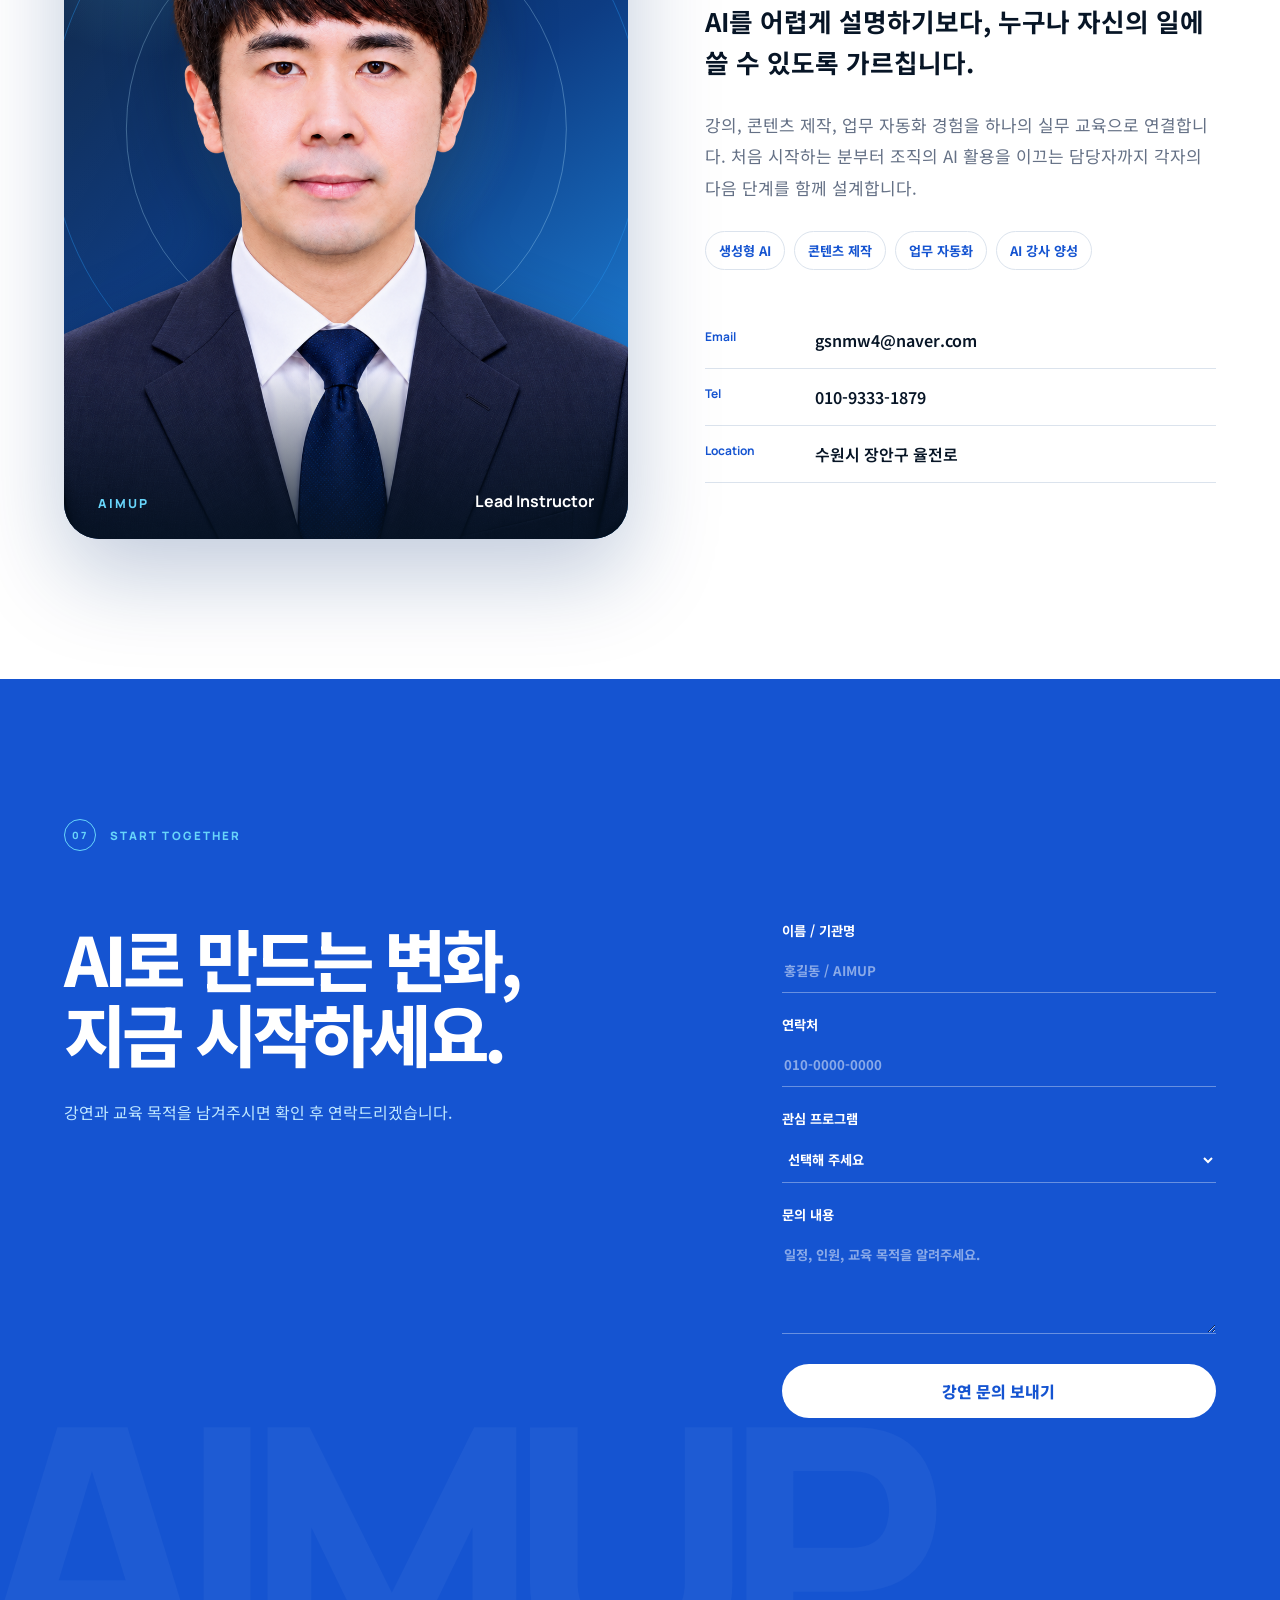
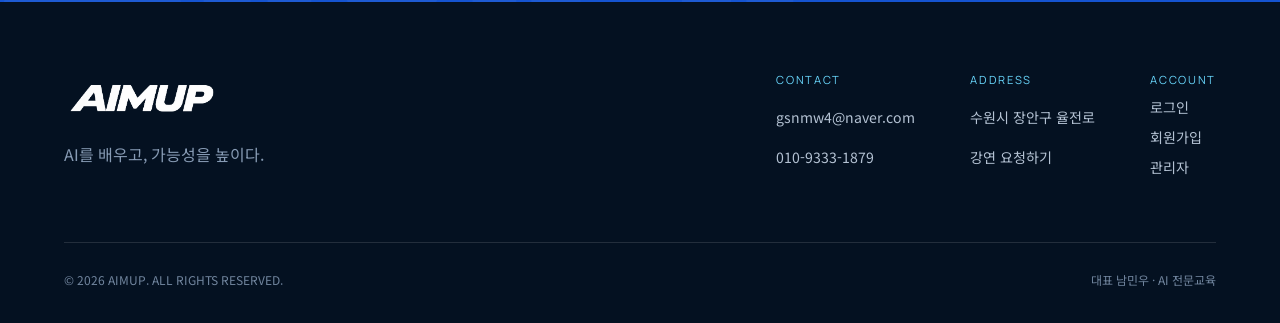
<file: AITeachSite/index.html>
<!doctype html>
<html lang="ko">
<head>
  <meta charset="utf-8">
  <meta name="viewport" content="width=device-width, initial-scale=1">
  <meta name="description" content="AIMUP은 실무에 바로 쓰는 AI 교육과 콘텐츠 제작, 자동화를 제공하는 AI 전문 강의 브랜드입니다.">
  <meta name="theme-color" content="#1554D1">
  <title>AIMUP | AI를 배우고, 비즈니스를 높이다</title>
  <link rel="preconnect" href="https://fonts.googleapis.com">
  <link rel="preconnect" href="https://fonts.gstatic.com" crossorigin>
  <link href="https://fonts.googleapis.com/css2?family=Manrope:wght@500;600;700;800&family=Noto+Sans+KR:wght@400;500;600;700;800;900&display=swap" rel="stylesheet">
  <link rel="stylesheet" href="styles.css">
</head>
<body data-page="home">
  <div data-site-header></div>

  <main>
    <section class="hero" id="home" aria-labelledby="hero-title">
      <div class="hero-orbit orbit-one"></div>
      <div class="hero-orbit orbit-two"></div>
      <div class="hero-glow"></div>
      <div class="hero-inner">
        <p class="eyebrow reveal">AI EDUCATION · CONTENT · AUTOMATION</p>
        <h1 id="hero-title" class="hero-title reveal">
          AI를 배우고,<br><span>가능성을 높이다.</span>
        </h1>
        <div class="hero-bottom reveal">
          <p>복잡한 AI를 누구나 이해하고, 오늘의 일에 바로 적용하도록.<br>AIMUP이 교육부터 실행까지 함께합니다.</p>
          <a class="circle-link" href="#services" aria-label="서비스 살펴보기"><span>Explore</span></a>
        </div>
      </div>
      <div class="scroll-cue" aria-hidden="true"><span></span>SCROLL TO DISCOVER</div>
    </section>

    <section class="statement section-pad" aria-labelledby="statement-title">
      <div class="section-kicker reveal"><span>01</span> Why AIMUP</div>
      <div class="statement-grid">
        <h2 id="statement-title" class="display-title reveal">AI는 도구가 아니라<br><em>새로운 일의 방식</em>입니다.</h2>
        <div class="statement-copy reveal">
          <p>AIMUP은 기능만 나열하지 않습니다. 업무의 맥락을 이해하고, 직접 만들고, 반복 가능한 방식으로 정착시키는 교육을 설계합니다.</p>
          <a class="text-link" href="#about">AIMUP 소개 보기</a>
        </div>
      </div>
      <div class="impact-strip reveal" aria-label="AIMUP 교육 원칙">
        <div><strong>Learn</strong><span>쉽게 이해하고</span></div>
        <div><strong>Make</strong><span>직접 만들어 보고</span></div>
        <div><strong>Scale</strong><span>업무에 확장합니다</span></div>
      </div>
    </section>

    <section class="services section-pad" id="services" aria-labelledby="services-title">
      <div class="section-kicker light reveal"><span>02</span> What we do</div>
      <div class="services-head">
        <h2 id="services-title" class="display-title light reveal">교육에서 실행까지,<br>AI의 전 과정을 연결합니다.</h2>
        <p class="reveal">조직과 개인의 목표에 맞춘 실무형 프로그램</p>
      </div>
      <div class="service-list">
        <article class="service-row reveal">
          <span class="service-no">01</span>
          <div><h3>AI 강연</h3><p>조직의 변화와 성장을 시작하는 맞춤형 AI 인사이트</p></div>
          <div class="service-tags"><span>강연요청</span><span>AI 무료특강</span></div>
          <a href="#contact" aria-label="AI 강연 문의하기">문의</a>
        </article>
        <article class="service-row reveal">
          <span class="service-no">02</span>
          <div><h3>AI 콘텐츠</h3><p>브랜드 메시지를 이미지와 영상으로 빠르게 구현</p></div>
          <div class="service-tags"><span>홍보포스터</span><span>홍보영상</span></div>
          <a href="#contact" aria-label="AI 콘텐츠 문의하기">문의</a>
        </article>
        <article class="service-row reveal">
          <span class="service-no">03</span>
          <div><h3>AI 자동화</h3><p>반복 업무를 줄이고 핵심 업무에 집중하는 워크플로</p></div>
          <div class="service-tags"><span>업무 자동화</span></div>
          <a href="#contact" aria-label="AI 자동화 문의하기">문의</a>
        </article>
        <article class="service-row reveal">
          <span class="service-no">04</span>
          <div><h3>AI 리포트</h3><p>자료 조사부터 구조화, 시각화까지 보고서 작성 실습</p></div>
          <div class="service-tags"><span>AI 활용 보고서</span></div>
          <a href="#contact" aria-label="AI 리포트 문의하기">문의</a>
        </article>
        <article class="service-row reveal">
          <span class="service-no">05</span>
          <div><h3>강사 아카데미</h3><p>콘텐츠 설계와 강의 운영 역량을 갖춘 AI 강사 양성</p></div>
          <div class="service-tags"><span>AI 강사 양성</span></div>
          <a href="#contact" aria-label="AI 강사 아카데미 문의하기">문의</a>
        </article>
      </div>
    </section>

    <section class="curriculum section-pad" id="curriculum" aria-labelledby="curriculum-title">
      <div class="section-kicker reveal"><span>03</span> Curriculum</div>
      <div class="curriculum-head">
        <h2 id="curriculum-title" class="display-title reveal">목표가 분명하면,<br><em>배움의 순서도 달라집니다.</em></h2>
        <p class="reveal">관심 과정을 클릭하면 대상, 진행 방식, 단계별 커리큘럼과 완성 결과물을 확인할 수 있습니다. 기관의 업종과 참가자 수준에 맞춰 사례와 실습 난이도를 조정합니다.</p>
      </div>

      <div class="course-tabs reveal" role="tablist" aria-label="강의 과정 선택">
        <button class="course-tab active" type="button" role="tab" aria-selected="true" aria-controls="course-intro" id="tab-intro" data-course-tab="intro">AI 입문 특강</button>
        <button class="course-tab" type="button" role="tab" aria-selected="false" aria-controls="course-content" id="tab-content" data-course-tab="content">AI 홍보 콘텐츠</button>
        <button class="course-tab" type="button" role="tab" aria-selected="false" aria-controls="course-automation" id="tab-automation" data-course-tab="automation">AI 업무 자동화</button>
        <button class="course-tab" type="button" role="tab" aria-selected="false" aria-controls="course-report" id="tab-report" data-course-tab="report">AI 보고서</button>
        <button class="course-tab" type="button" role="tab" aria-selected="false" aria-controls="course-instructor" id="tab-instructor" data-course-tab="instructor">AI 강사 양성</button>
      </div>

      <div class="course-panels reveal">
        <article class="course-panel active" role="tabpanel" id="course-intro" aria-labelledby="tab-intro" data-course-panel="intro">
          <header class="course-summary">
            <div><p class="course-code">AI ESSENTIAL</p><h3>처음 만나는 생성형 AI,<br>업무 활용의 기준 세우기</h3></div>
            <div class="course-meta"><p><span>추천 대상</span>AI를 처음 접하는 임직원·단체</p><p><span>진행 방식</span>60–90분 특강 / 사례 중심</p></div>
          </header>
          <div class="course-modules">
            <div><b>Module 01</b><strong>AI의 변화 이해</strong><p>생성형 AI의 원리와 지금 업무 환경에서 달라지는 점을 쉽게 이해합니다.</p></div>
            <div><b>Module 02</b><strong>좋은 질문의 구조</strong><p>역할·목표·맥락·형식을 활용해 원하는 답을 얻는 프롬프트 공식을 익힙니다.</p></div>
            <div><b>Module 03</b><strong>직무별 활용 사례</strong><p>기획, 마케팅, 행정, 교육 등 실제 업무에서 활용할 수 있는 사례를 살펴봅니다.</p></div>
            <div><b>Module 04</b><strong>안전한 활용 원칙</strong><p>사실 확인, 개인정보, 저작권 등 실무에서 놓치기 쉬운 기준을 정리합니다.</p></div>
          </div>
          <footer class="course-result"><span>교육 후 완성</span><strong>내 업무에 바로 쓰는 첫 프롬프트 3종</strong><a href="#contact" data-program="AI 무료특강">이 과정 문의하기</a></footer>
        </article>

        <article class="course-panel" role="tabpanel" id="course-content" aria-labelledby="tab-content" data-course-panel="content" hidden>
          <header class="course-summary">
            <div><p class="course-code">AI CREATIVE</p><h3>아이디어부터 완성까지,<br>AI 홍보 콘텐츠 제작</h3></div>
            <div class="course-meta"><p><span>추천 대상</span>홍보·마케팅·소상공인·교육 담당자</p><p><span>진행 방식</span>3–4시간 워크숍 / 실습 중심</p></div>
          </header>
          <div class="course-modules">
            <div><b>Module 01</b><strong>메시지 기획</strong><p>대상과 목적을 정의하고 한 문장 핵심 메시지와 콘텐츠 콘셉트를 만듭니다.</p></div>
            <div><b>Module 02</b><strong>이미지 생성</strong><p>구도·스타일·색감 프롬프트를 설계해 브랜드에 맞는 이미지를 제작합니다.</p></div>
            <div><b>Module 03</b><strong>홍보포스터 완성</strong><p>카피, 정보 위계, 레이아웃을 다듬어 실제 게시 가능한 포스터를 완성합니다.</p></div>
            <div><b>Module 04</b><strong>숏폼 영상 확장</strong><p>스토리보드, 장면 생성, 자막과 음악을 연결해 짧은 홍보영상으로 확장합니다.</p></div>
          </div>
          <footer class="course-result"><span>교육 후 완성</span><strong>홍보포스터 1종 + 숏폼 영상 기획안</strong><a href="#contact" data-program="AI 홍보포스터">이 과정 문의하기</a></footer>
        </article>

        <article class="course-panel" role="tabpanel" id="course-automation" aria-labelledby="tab-automation" data-course-panel="automation" hidden>
          <header class="course-summary">
            <div><p class="course-code">AI AUTOMATION</p><h3>반복은 줄이고 성과는 높이는<br>나만의 AI 업무 시스템</h3></div>
            <div class="course-meta"><p><span>추천 대상</span>반복 업무가 많은 실무자·관리자</p><p><span>진행 방식</span>4–6시간 워크숍 / 업무 적용형</p></div>
          </header>
          <div class="course-modules">
            <div><b>Module 01</b><strong>업무 흐름 진단</strong><p>자주 반복되는 업무를 분해하고 AI가 맡을 수 있는 구간을 찾아냅니다.</p></div>
            <div><b>Module 02</b><strong>업무 템플릿 설계</strong><p>메일, 회의록, 자료 요약 등 반복 작업을 위한 재사용 프롬프트를 만듭니다.</p></div>
            <div><b>Module 03</b><strong>워크플로 연결</strong><p>입력·처리·검토·출력 단계로 자동화 흐름을 설계하고 테스트합니다.</p></div>
            <div><b>Module 04</b><strong>운영과 개선</strong><p>오류를 줄이는 검수 기준과 팀에서 함께 활용하는 운영 방식을 정리합니다.</p></div>
          </div>
          <footer class="course-result"><span>교육 후 완성</span><strong>내 업무 자동화 설계도 + 재사용 템플릿</strong><a href="#contact" data-program="AI 자동화">이 과정 문의하기</a></footer>
        </article>

        <article class="course-panel" role="tabpanel" id="course-report" aria-labelledby="tab-report" data-course-panel="report" hidden>
          <header class="course-summary">
            <div><p class="course-code">AI DOCUMENT</p><h3>자료 조사부터 시각화까지,<br>설득력 있는 보고서 작성</h3></div>
            <div class="course-meta"><p><span>추천 대상</span>기획·행정·연구·사업 담당자</p><p><span>진행 방식</span>3–4시간 워크숍 / 결과물 중심</p></div>
          </header>
          <div class="course-modules">
            <div><b>Module 01</b><strong>보고 목적 구조화</strong><p>독자, 의사결정, 핵심 질문을 정리하고 보고서의 논리 구조를 세웁니다.</p></div>
            <div><b>Module 02</b><strong>AI 리서치와 검증</strong><p>자료를 효율적으로 탐색·요약하고 출처와 사실을 교차 확인합니다.</p></div>
            <div><b>Module 03</b><strong>초안 작성과 편집</strong><p>목차와 문단을 생성한 뒤 조직의 언어와 목적에 맞게 편집합니다.</p></div>
            <div><b>Module 04</b><strong>표와 시각 자료</strong><p>핵심 수치를 표와 차트로 정리하고 읽기 쉬운 보고 화면을 구성합니다.</p></div>
          </div>
          <footer class="course-result"><span>교육 후 완성</span><strong>보고서 목차 + 핵심 페이지 시안</strong><a href="#contact" data-program="AI 활용 보고서">이 과정 문의하기</a></footer>
        </article>

        <article class="course-panel" role="tabpanel" id="course-instructor" aria-labelledby="tab-instructor" data-course-panel="instructor" hidden>
          <header class="course-summary">
            <div><p class="course-code">AI INSTRUCTOR</p><h3>지식을 과정으로 바꾸는<br>AI 전문 강사 양성</h3></div>
            <div class="course-meta"><p><span>추천 대상</span>예비 강사·사내 강사·교육 담당자</p><p><span>진행 방식</span>다회차 과정 / 발표·피드백 중심</p></div>
          </header>
          <div class="course-modules">
            <div><b>Module 01</b><strong>강의 주제와 학습자</strong><p>전문 분야와 대상의 문제를 연결해 명확한 강의 주제와 목표를 설정합니다.</p></div>
            <div><b>Module 02</b><strong>커리큘럼 설계</strong><p>설명, 사례, 실습, 피드백이 자연스럽게 이어지는 강의 흐름을 만듭니다.</p></div>
            <div><b>Module 03</b><strong>강의 자료 제작</strong><p>AI를 활용해 교안, 실습지, 프롬프트 예시와 시각 자료를 완성합니다.</p></div>
            <div><b>Module 04</b><strong>마이크로 티칭</strong><p>짧은 시범 강의와 피드백을 통해 전달력과 현장 대응력을 높입니다.</p></div>
          </div>
          <footer class="course-result"><span>교육 후 완성</span><strong>나만의 AI 강의안 + 시범 강의</strong><a href="#contact" data-program="AI 강사 양성">이 과정 문의하기</a></footer>
        </article>
      </div>
    </section>

    <section class="showcase section-pad" aria-labelledby="showcase-title">
      <div class="section-kicker reveal"><span>04</span> Featured programs</div>
      <div class="showcase-grid">
        <div class="showcase-copy">
          <h2 id="showcase-title" class="display-title reveal">배운 순간부터<br><em>성과가 보이는 수업</em></h2>
          <p class="reveal">이론보다 실습, 기능보다 결과. 참가자가 자신의 업무 과제를 직접 완성하도록 프로그램을 구성합니다.</p>
        </div>
        <div class="program-stack">
          <article class="program-card poster-card reveal">
            <span>CREATIVE</span><h3>AI 홍보물<br>원데이 클래스</h3><p>기획 · 이미지 · 영상</p>
          </article>
          <article class="program-card automation-card reveal">
            <span>PRODUCTIVITY</span><h3>나만의 AI<br>업무 파트너 만들기</h3><p>워크플로 · 자동화 · 적용</p>
          </article>
          <article class="program-card report-card reveal">
            <span>DOCUMENT</span><h3>AI로 완성하는<br>설득력 있는 보고서</h3><p>리서치 · 구조 · 시각화</p>
          </article>
        </div>
      </div>
    </section>

    <section class="process section-pad" aria-labelledby="process-title">
      <div class="section-kicker light reveal"><span>05</span> How it works</div>
      <h2 id="process-title" class="display-title light reveal">목표를 듣고,<br>가장 효과적인 배움을 설계합니다.</h2>
      <ol class="process-list">
        <li class="reveal"><span>STEP 01</span><strong>Discover</strong><p>조직과 참가자의 목표, 현재 수준을 확인합니다.</p></li>
        <li class="reveal"><span>STEP 02</span><strong>Design</strong><p>사례와 실습을 목표에 맞게 구성합니다.</p></li>
        <li class="reveal"><span>STEP 03</span><strong>Deliver</strong><p>몰입도 높은 강의와 실습을 진행합니다.</p></li>
        <li class="reveal"><span>STEP 04</span><strong>Develop</strong><p>현업 적용을 위한 결과물과 가이드를 제공합니다.</p></li>
      </ol>
    </section>

    <section class="about section-pad" id="about" aria-labelledby="about-title">
      <div class="section-kicker reveal"><span>06</span> About</div>
      <div class="about-grid">
        <figure class="profile-stage reveal">
          <div class="profile-orbits" aria-hidden="true">
            <span class="profile-orbit profile-orbit-a"><i></i></span>
            <span class="profile-orbit profile-orbit-b"><i></i></span>
            <span class="profile-orbit profile-orbit-c"><i></i></span>
            <span class="profile-flow"></span>
          </div>
          <img src="profile-nam-minwoo-cutout.png" alt="AIMUP 남민우 대표 프로필 사진">
          <figcaption><span>AIMUP</span><strong>Lead Instructor</strong></figcaption>
        </figure>
        <div class="about-copy reveal">
          <p class="about-label">AIMUP LEAD INSTRUCTOR</p>
          <h2 id="about-title" class="display-title">남민우 대표</h2>
          <p class="about-lead">AI를 어렵게 설명하기보다, 누구나 자신의 일에 쓸 수 있도록 가르칩니다.</p>
          <p>강의, 콘텐츠 제작, 업무 자동화 경험을 하나의 실무 교육으로 연결합니다. 처음 시작하는 분부터 조직의 AI 활용을 이끄는 담당자까지 각자의 다음 단계를 함께 설계합니다.</p>
          <div class="expertise-tags" aria-label="주요 강의 분야"><span>생성형 AI</span><span>콘텐츠 제작</span><span>업무 자동화</span><span>AI 강사 양성</span></div>
          <dl class="contact-list">
            <div><dt>Email</dt><dd><a href="mailto:gsnmw4@naver.com">gsnmw4@naver.com</a></dd></div>
            <div><dt>Tel</dt><dd><a href="tel:+821093331879">010-9333-1879</a></dd></div>
            <div><dt>Location</dt><dd>수원시 장안구 율전로</dd></div>
          </dl>
        </div>
      </div>
    </section>

    <section class="contact-section" id="contact" aria-labelledby="contact-title">
      <div class="contact-bg-text" aria-hidden="true">AIMUP</div>
      <div class="contact-inner section-pad">
        <div class="section-kicker light reveal"><span>07</span> Start together</div>
        <div class="contact-grid">
          <div>
            <h2 id="contact-title" class="display-title light reveal">AI로 만드는 변화,<br>지금 시작하세요.</h2>
            <p class="reveal">강연과 교육 목적을 남겨주시면 확인 후 연락드리겠습니다.</p>
          </div>
          <form class="inquiry-form reveal" data-inquiry-form>
            <label>이름 / 기관명<input name="name" required placeholder="홍길동 / AIMUP"></label>
            <label>연락처<input name="contact" required placeholder="010-0000-0000"></label>
            <label>관심 프로그램
              <select name="program" required>
                <option value="">선택해 주세요</option><option>강연요청</option><option>AI 홍보포스터</option><option>AI 홍보영상</option><option>AI 자동화</option><option>AI 무료특강</option><option>AI 활용 보고서</option><option>AI 강사 양성</option>
              </select>
            </label>
            <label>문의 내용<textarea name="message" rows="4" placeholder="일정, 인원, 교육 목적을 알려주세요."></textarea></label>
            <button class="button button-light" type="submit">강연 문의 보내기</button>
            <p class="form-status" role="status"></p>
          </form>
        </div>
      </div>
    </section>
  </main>

  <div data-site-footer></div>
  <script src="firebase-config.js"></script>
  <script type="module" src="app.js"></script>
</body>
</html>
</file>
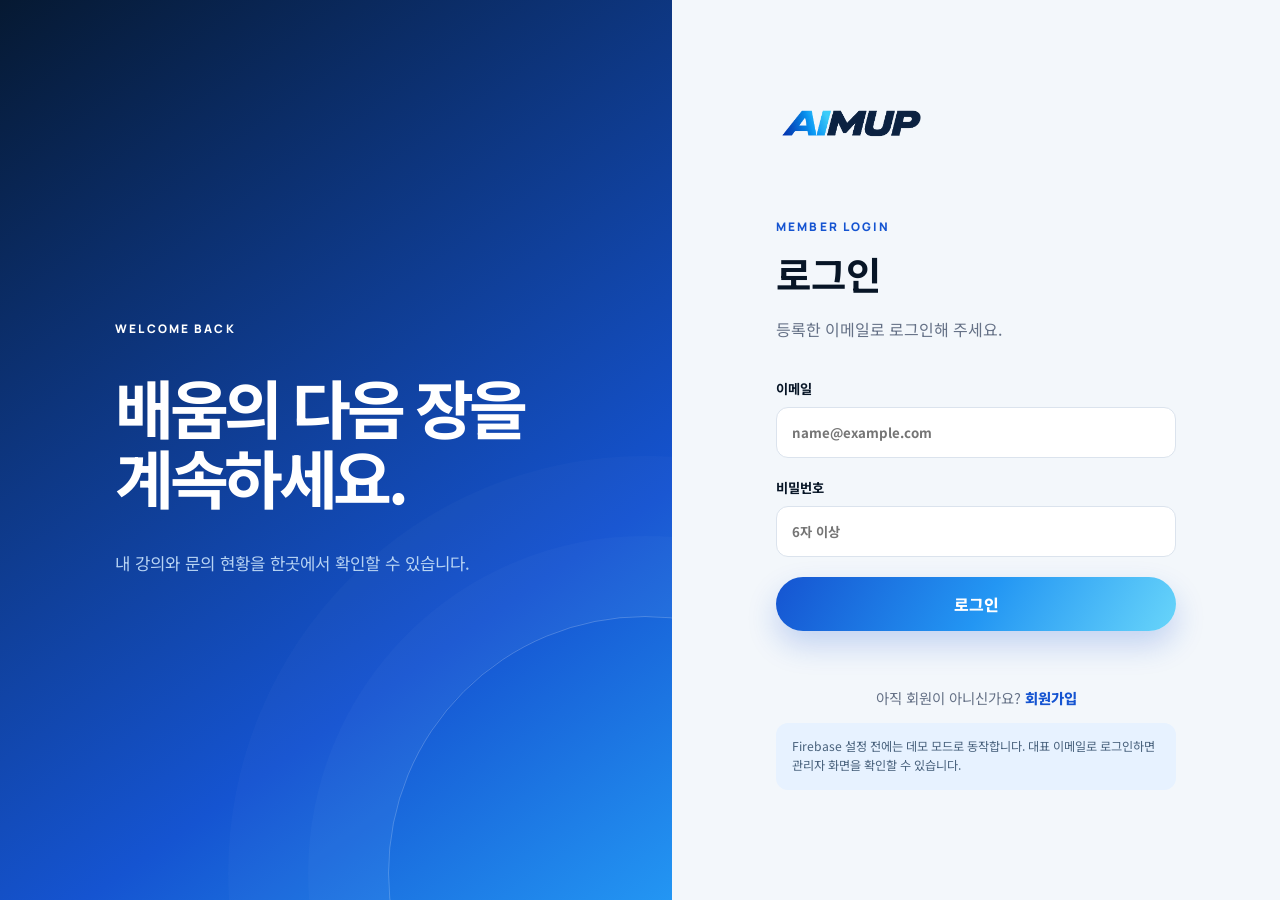
<file: admin.html>
<!doctype html><html lang="ko"><head><meta charset="utf-8"><meta name="viewport" content="width=device-width,initial-scale=1"><title>관리자 | AIMUP</title><link rel="preconnect" href="https://fonts.googleapis.com"><link rel="preconnect" href="https://fonts.gstatic.com" crossorigin><link href="https://fonts.googleapis.com/css2?family=Manrope:wght@500;600;700;800&family=Noto+Sans+KR:wght@400;500;600;700;800;900&display=swap" rel="stylesheet"><link rel="stylesheet" href="styles.css"></head>
<body data-page="admin" class="dashboard-page"><div data-site-header></div><main class="dashboard-shell" data-admin-only><aside class="dash-sidebar admin-side"><a class="dash-brand" href="index.html"><img src="logo.png" alt="AIMUP"></a><p class="admin-badge">ADMIN CONSOLE</p><nav><a class="active" href="#overview">운영 현황</a><a href="#inquiries">강연 문의</a><a href="#members">회원 관리</a><a href="#programs">프로그램 관리</a></nav><button type="button" data-logout>로그아웃</button></aside><section class="dash-main"><header class="dash-top"><div><p class="overline">ADMIN DASHBOARD</p><h1>운영 현황</h1></div><a href="index.html" class="button button-ghost">사이트 보기</a></header><div class="dash-stats admin-stats"><article><span>전체 문의</span><strong data-admin-request-count>00</strong><small>건</small></article><article><span>신규 회원</span><strong>00</strong><small>명</small></article><article><span>진행 프로그램</span><strong>00</strong><small>개</small></article><article><span>이번 달 일정</span><strong>00</strong><small>건</small></article></div><section class="dash-card" id="inquiries"><div class="dash-card-head"><div><p class="overline">LATEST REQUESTS</p><h2>최근 강연 문의</h2></div><button class="filter-button">전체 보기</button></div><div class="table-wrap"><table><thead><tr><th>신청자</th><th>관심 프로그램</th><th>연락처</th><th>상태</th><th>신청일</th></tr></thead><tbody data-inquiry-table><tr><td colspan="5" class="empty-cell">등록된 문의를 불러오는 중입니다.</td></tr></tbody></table></div></section><section class="dash-grid"><article class="dash-card"><p class="overline">PROGRAM MENU</p><h2>프로그램 구성</h2><ul class="mini-list"><li><span>AI 강연</span><b>2</b></li><li><span>AI 콘텐츠</span><b>2</b></li><li><span>AI 자동화</span><b>1</b></li><li><span>AI 리포트</span><b>1</b></li><li><span>강사 아카데미</span><b>1</b></li></ul></article><article class="dash-card admin-tip"><p class="overline">SECURITY NOTE</p><h2>관리자 권한 안내</h2><p>운영 환경에서는 Firebase custom claim의 <code>admin: true</code> 권한이 있어야 접근할 수 있습니다.</p></article></section></section></main><script src="firebase-config.js"></script><script type="module" src="app.js"></script></body></html>
</file>
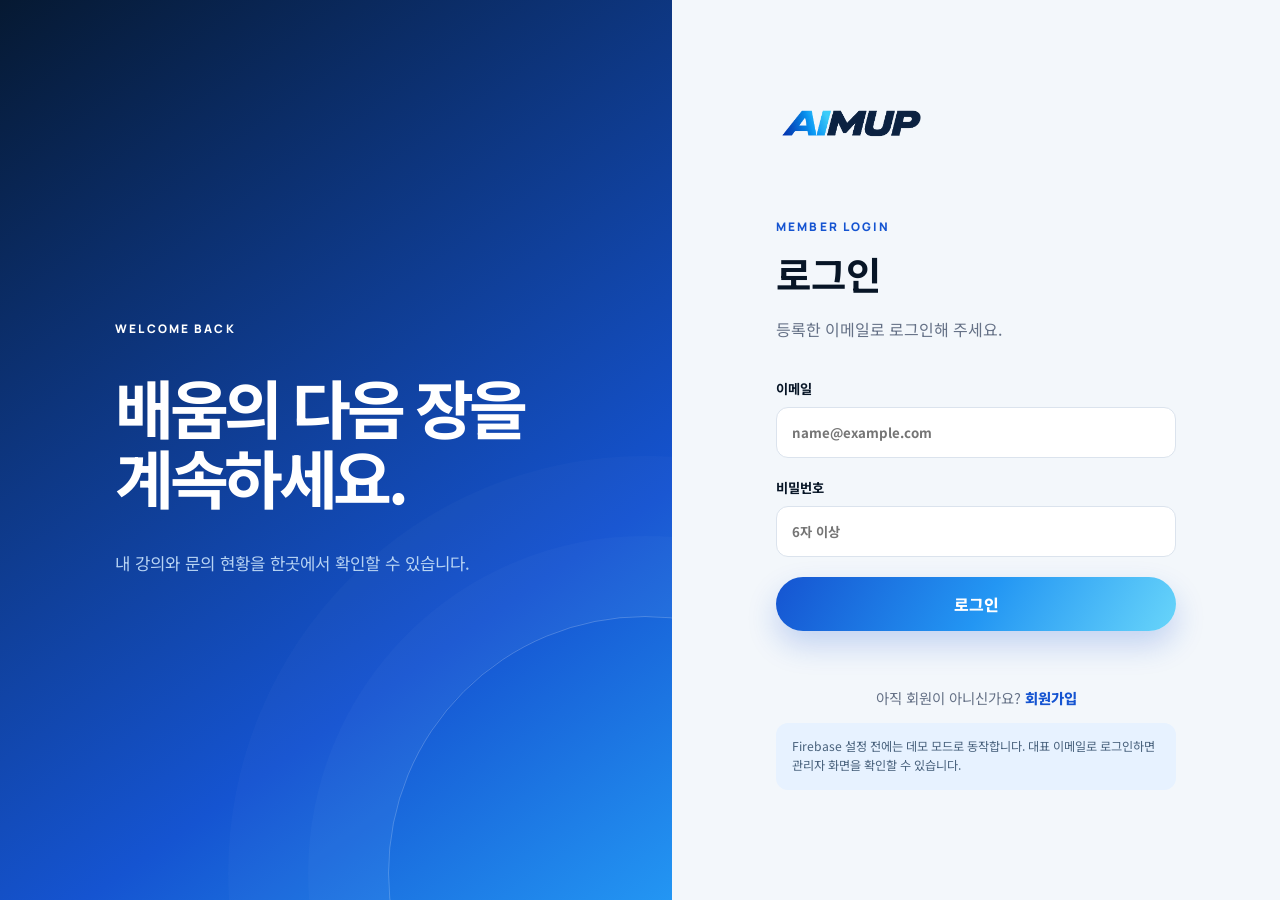
<file: dashboard.html>
<!doctype html><html lang="ko"><head><meta charset="utf-8"><meta name="viewport" content="width=device-width,initial-scale=1"><title>대시보드 | AIMUP</title><link rel="preconnect" href="https://fonts.googleapis.com"><link rel="preconnect" href="https://fonts.gstatic.com" crossorigin><link href="https://fonts.googleapis.com/css2?family=Manrope:wght@500;600;700;800&family=Noto+Sans+KR:wght@400;500;600;700;800;900&display=swap" rel="stylesheet"><link rel="stylesheet" href="styles.css"></head>
<body data-page="dashboard" class="dashboard-page"><div data-site-header></div><main class="dashboard-shell" data-protected><aside class="dash-sidebar"><a class="dash-brand" href="index.html"><img src="logo.png" alt="AIMUP"></a><nav><a class="active" href="#overview">Overview</a><a href="#courses">추천 강의</a><a href="#requests">문의 내역</a><a href="#profile">프로필</a></nav><button type="button" data-logout>로그아웃</button></aside><section class="dash-main"><header class="dash-top"><div><p class="overline">MY AIMUP</p><h1><span data-user-name>회원</span>님, 반갑습니다.</h1></div><a href="index.html#contact" class="button button-primary">새 강연 문의</a></header><div class="dash-stats"><article><span>수강 중</span><strong>00</strong><small>개의 프로그램</small></article><article><span>완료한 학습</span><strong>00</strong><small>개의 프로그램</small></article><article><span>문의 현황</span><strong data-request-count>00</strong><small>건의 문의</small></article></div><section class="dash-card" id="courses"><div class="dash-card-head"><div><p class="overline">RECOMMENDED</p><h2>추천 프로그램</h2></div><a href="index.html#services">전체 프로그램</a></div><div class="course-list"><article><div class="course-icon">AI</div><div><span>CREATIVE</span><h3>AI 홍보물 원데이 클래스</h3><div class="progress"><i style="width:100%"></i></div></div><button>프로그램 보기</button></article><article><div class="course-icon second">UP</div><div><span>PRODUCTIVITY</span><h3>나만의 AI 업무 파트너 만들기</h3><div class="progress"><i style="width:100%"></i></div></div><button>프로그램 보기</button></article></div></section><section class="dash-grid"><article class="dash-card"><p class="overline">NEXT SCHEDULE</p><h2>다가오는 일정</h2><div class="empty-state"><strong>새로운 일정을 준비 중입니다.</strong><p>확정된 강의 일정이 여기에 표시됩니다.</p></div></article><article class="dash-card"><p class="overline">QUICK CONTACT</p><h2>도움이 필요하신가요?</h2><p>프로그램 또는 수강 관련 문의를 남겨주세요.</p><a class="text-link" href="mailto:gsnmw4@naver.com">gsnmw4@naver.com</a></article></section></section></main><script src="firebase-config.js"></script><script type="module" src="app.js"></script></body></html>
</file>
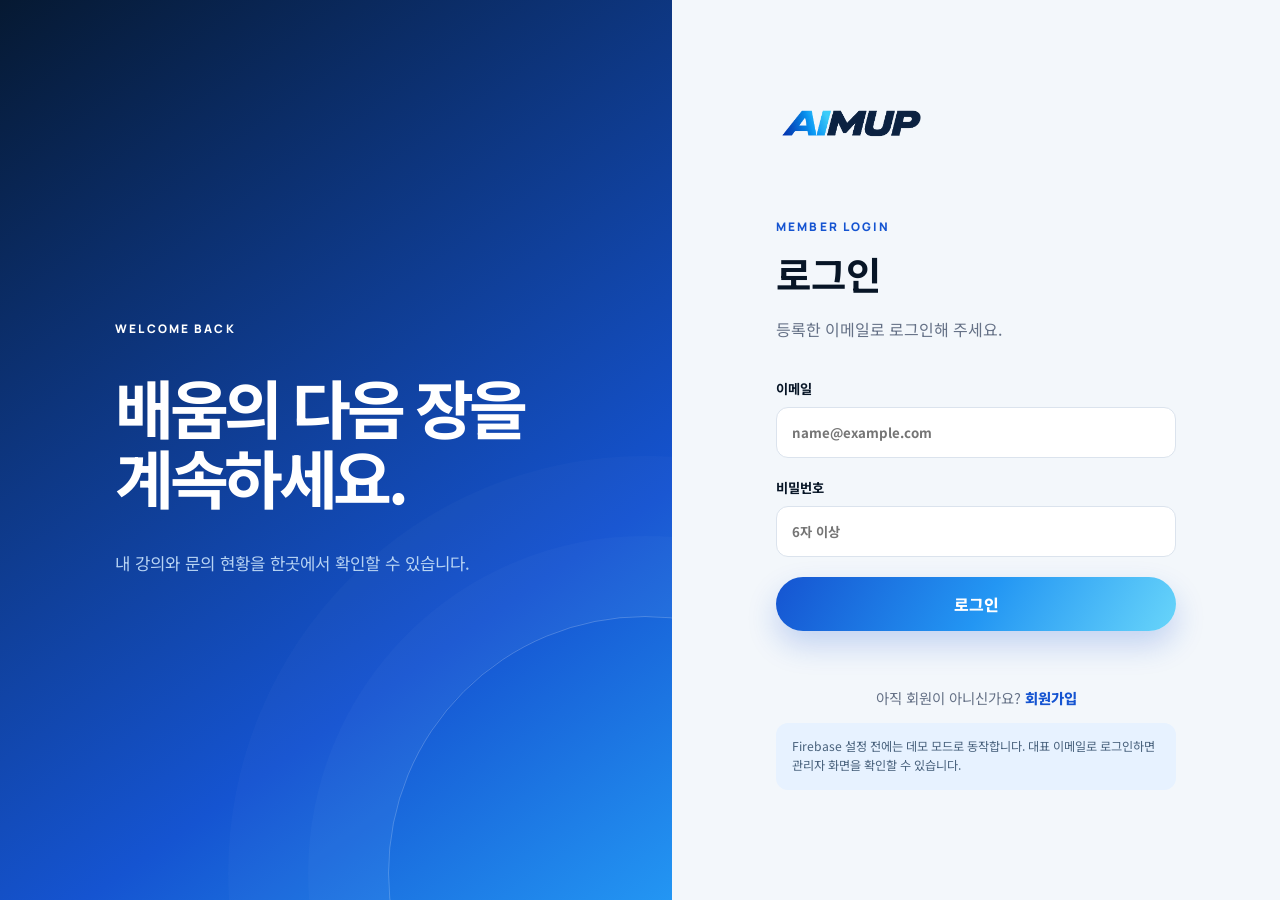
<file: login.html>
<!doctype html><html lang="ko"><head><meta charset="utf-8"><meta name="viewport" content="width=device-width,initial-scale=1"><title>로그인 | AIMUP</title><link rel="preconnect" href="https://fonts.googleapis.com"><link rel="preconnect" href="https://fonts.gstatic.com" crossorigin><link href="https://fonts.googleapis.com/css2?family=Manrope:wght@500;600;700;800&family=Noto+Sans+KR:wght@400;500;600;700;800;900&display=swap" rel="stylesheet"><link rel="stylesheet" href="styles.css"></head>
<body data-page="login" class="account-page"><div data-site-header></div><main class="auth-shell"><section class="auth-intro"><p class="eyebrow">WELCOME BACK</p><h1>배움의 다음 장을<br>계속하세요.</h1><p>내 강의와 문의 현황을 한곳에서 확인할 수 있습니다.</p></section><section class="auth-panel"><a href="index.html" class="auth-logo"><img src="logo.png" alt="AIMUP"></a><div><p class="overline">MEMBER LOGIN</p><h2>로그인</h2><p>등록한 이메일로 로그인해 주세요.</p></div><form data-auth-form="login"><label>이메일<input type="email" name="email" required autocomplete="email" placeholder="name@example.com"></label><label>비밀번호<input type="password" name="password" required minlength="6" autocomplete="current-password" placeholder="6자 이상"></label><button class="button button-primary" type="submit">로그인</button><p class="form-status" role="status"></p></form><p class="auth-switch">아직 회원이 아니신가요? <a href="signup.html">회원가입</a></p><p class="demo-note">Firebase 설정 전에는 데모 모드로 동작합니다. 대표 이메일로 로그인하면 관리자 화면을 확인할 수 있습니다.</p></section></main><script src="firebase-config.js"></script><script type="module" src="app.js"></script></body></html>
</file>
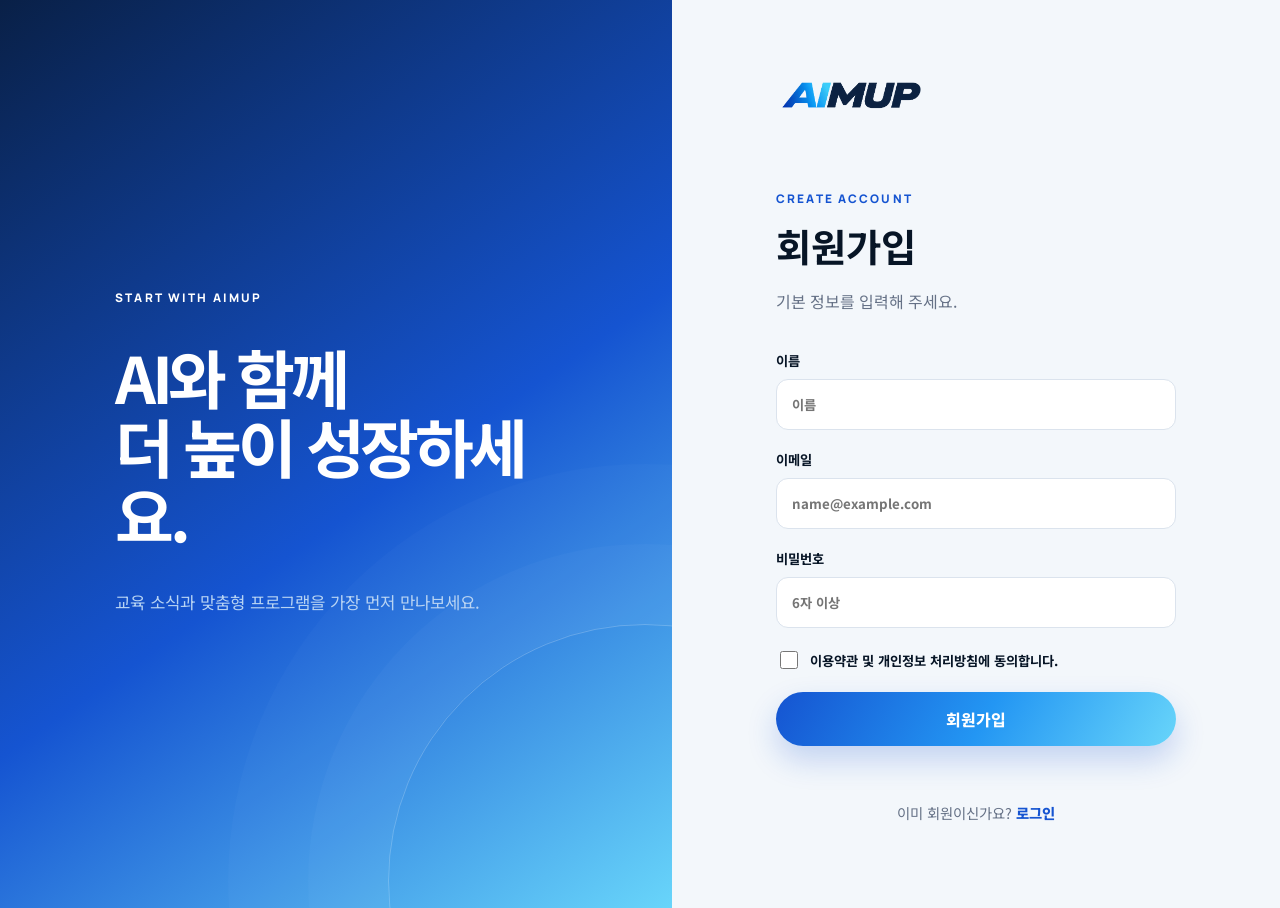
<file: signup.html>
<!doctype html><html lang="ko"><head><meta charset="utf-8"><meta name="viewport" content="width=device-width,initial-scale=1"><title>회원가입 | AIMUP</title><link rel="preconnect" href="https://fonts.googleapis.com"><link rel="preconnect" href="https://fonts.gstatic.com" crossorigin><link href="https://fonts.googleapis.com/css2?family=Manrope:wght@500;600;700;800&family=Noto+Sans+KR:wght@400;500;600;700;800;900&display=swap" rel="stylesheet"><link rel="stylesheet" href="styles.css"></head>
<body data-page="signup" class="account-page"><div data-site-header></div><main class="auth-shell"><section class="auth-intro signup-art"><p class="eyebrow">START WITH AIMUP</p><h1>AI와 함께<br>더 높이 성장하세요.</h1><p>교육 소식과 맞춤형 프로그램을 가장 먼저 만나보세요.</p></section><section class="auth-panel"><a href="index.html" class="auth-logo"><img src="logo.png" alt="AIMUP"></a><div><p class="overline">CREATE ACCOUNT</p><h2>회원가입</h2><p>기본 정보를 입력해 주세요.</p></div><form data-auth-form="signup"><label>이름<input name="name" required autocomplete="name" placeholder="이름"></label><label>이메일<input type="email" name="email" required autocomplete="email" placeholder="name@example.com"></label><label>비밀번호<input type="password" name="password" required minlength="6" autocomplete="new-password" placeholder="6자 이상"></label><label class="check-label"><input type="checkbox" required><span>이용약관 및 개인정보 처리방침에 동의합니다.</span></label><button class="button button-primary" type="submit">회원가입</button><p class="form-status" role="status"></p></form><p class="auth-switch">이미 회원이신가요? <a href="login.html">로그인</a></p></section></main><script src="firebase-config.js"></script><script type="module" src="app.js"></script></body></html>
</file>
<file: styles.css>
:root{--cobalt:#1554D1;--azure:#2396F3;--cyan:#68D5FA;--navy:#061932;--ink:#071526;--muted:#657186;--line:#dbe3ed;--soft:#f3f7fb;--white:#fff;--grad:linear-gradient(120deg,var(--cobalt),var(--azure) 52%,var(--cyan));--shadow:0 24px 70px rgba(4,31,74,.14);--radius:24px}
*{box-sizing:border-box}html{scroll-behavior:smooth}body{margin:0;color:var(--ink);font-family:"Noto Sans KR",sans-serif;background:#fff}body.menu-open{overflow:hidden}a{color:inherit;text-decoration:none}img{max-width:100%;display:block}button,input,textarea,select{font:inherit}button{cursor:pointer}::selection{background:var(--azure);color:#fff}
.site-header{position:fixed;z-index:50;left:0;right:0;top:0;height:84px;display:flex;align-items:center;padding:0 4vw;color:#fff;transition:.35s}.site-header.scrolled,.site-header.inner-header{height:70px;background:rgba(255,255,255,.94);color:var(--ink);box-shadow:0 8px 30px rgba(10,35,68,.08);backdrop-filter:blur(16px)}.site-header .logo{width:146px;position:relative;z-index:2}.site-header .logo img{filter:brightness(0) invert(1);transition:.3s}.site-header.scrolled .logo img,.site-header.inner-header .logo img{filter:none}.main-nav{display:flex;gap:2.15vw;margin:auto}.nav-item{position:relative}.nav-link{display:flex;align-items:center;gap:6px;border:0;background:none;color:inherit;font-size:.94rem;font-weight:700;padding:28px 8px}.nav-link::after{content:"";width:5px;height:5px;border-right:1.5px solid;border-bottom:1.5px solid;transform:rotate(45deg);margin-top:-3px}.dropdown{position:absolute;top:72px;left:50%;transform:translate(-50%,10px);min-width:180px;padding:12px;background:#fff;color:var(--ink);border-radius:16px;box-shadow:var(--shadow);opacity:0;visibility:hidden;transition:.25s}.dropdown a{display:block;padding:11px 13px;border-radius:10px;font-size:.9rem;font-weight:600;white-space:nowrap}.dropdown a:hover{background:var(--soft);color:var(--cobalt)}.nav-item:hover .dropdown,.nav-item:focus-within .dropdown{opacity:1;visibility:visible;transform:translate(-50%,0)}.header-actions{display:flex;gap:16px;align-items:center}.header-actions a{font-size:.88rem;font-weight:700}.header-actions .join-link{border:1px solid rgba(255,255,255,.5);border-radius:999px;padding:10px 17px}.site-header.scrolled .join-link,.site-header.inner-header .join-link{border-color:var(--line)}.menu-toggle{display:none;width:42px;height:42px;border:0;background:transparent;position:relative}.menu-toggle span,.menu-toggle::before,.menu-toggle::after{content:"";position:absolute;width:24px;height:2px;left:9px;background:currentColor;transition:.3s}.menu-toggle::before{top:13px}.menu-toggle span{top:20px}.menu-toggle::after{top:27px}
.hero{height:100svh;min-height:720px;position:relative;overflow:hidden;color:#fff;background:linear-gradient(135deg,#061932 0%,#0b326e 38%,#1554d1 70%,#2396f3 100%)}.hero::after{content:"";position:absolute;inset:0;background:linear-gradient(90deg,rgba(3,13,31,.45),transparent 60%)}.hero-inner{position:relative;z-index:3;height:100%;max-width:1540px;margin:auto;padding:18vh 5vw 8vh;display:flex;flex-direction:column;justify-content:center}.eyebrow,.overline{font-family:Manrope,sans-serif;letter-spacing:.18em;font-size:.74rem;font-weight:800}.hero-title{font-family:"Noto Sans KR",sans-serif;font-size:clamp(3.6rem,8.8vw,9.4rem);line-height:.96;letter-spacing:-.075em;margin:30px 0 5vh;font-weight:900}.hero-title span{background:linear-gradient(90deg,#fff,var(--cyan));-webkit-background-clip:text;color:transparent}.hero-bottom{display:flex;justify-content:space-between;align-items:flex-end;max-width:1150px}.hero-bottom p{font-size:clamp(1rem,1.35vw,1.3rem);line-height:1.8;color:rgba(255,255,255,.78)}.circle-link{width:110px;height:110px;border:1px solid rgba(255,255,255,.5);border-radius:50%;display:grid;place-items:center;transition:.3s}.circle-link:hover{background:#fff;color:var(--cobalt);transform:scale(1.05)}.circle-link span{font:700 .85rem Manrope}.hero-orbit{position:absolute;border:1px solid rgba(104,213,250,.32);border-radius:50%;z-index:2}.orbit-one{width:78vw;height:78vw;right:-30vw;top:-29vw}.orbit-two{width:48vw;height:48vw;right:-4vw;bottom:-31vw}.hero-glow{position:absolute;width:32vw;height:32vw;background:var(--cyan);filter:blur(130px);opacity:.28;right:0;top:28%}.scroll-cue{position:absolute;z-index:4;left:5vw;bottom:28px;font:700 .62rem Manrope;letter-spacing:.2em;display:flex;align-items:center;gap:10px;opacity:.7}.scroll-cue span{height:1px;width:45px;background:#fff}
.section-pad{padding:140px max(5vw,24px)}.section-kicker{display:flex;align-items:center;gap:14px;font:800 .72rem Manrope;letter-spacing:.18em;text-transform:uppercase;color:var(--cobalt);margin-bottom:70px}.section-kicker span{display:grid;place-items:center;width:32px;height:32px;border:1px solid currentColor;border-radius:50%;font-size:.62rem}.section-kicker.light{color:var(--cyan)}.statement{max-width:1600px;margin:auto}.statement-grid{display:grid;grid-template-columns:1.45fr .55fr;gap:8vw;align-items:end}.display-title{font-size:clamp(2.6rem,5.3vw,6rem);line-height:1.1;letter-spacing:-.06em;margin:0;font-weight:800}.display-title em{font-style:normal;color:var(--cobalt)}.display-title.light{color:#fff}.statement-copy{padding-bottom:10px}.statement-copy p,.showcase-copy>p,.about-copy>p{font-size:1.06rem;line-height:1.85;color:var(--muted)}.text-link{display:inline-block;margin-top:22px;font-weight:800;color:var(--cobalt);border-bottom:1px solid;padding-bottom:5px}.impact-strip{display:grid;grid-template-columns:repeat(3,1fr);margin-top:110px;border-top:1px solid var(--line);border-bottom:1px solid var(--line)}.impact-strip>div{padding:42px 30px;border-right:1px solid var(--line)}.impact-strip>div:last-child{border:0}.impact-strip strong{display:block;font:800 clamp(2rem,3.4vw,4rem) Manrope;letter-spacing:-.05em;color:#d4deea;transition:.3s}.impact-strip div:hover strong{color:var(--azure)}.impact-strip span{display:block;margin-top:12px;font-weight:600}
.services{background:var(--navy);color:#fff}.services-head{display:flex;justify-content:space-between;align-items:flex-end;margin-bottom:90px}.services-head p{color:#9cb0ca;margin:0 0 12px}.service-row{display:grid;grid-template-columns:70px 1.2fr .8fr 60px;gap:25px;align-items:center;padding:38px 10px;border-top:1px solid rgba(255,255,255,.15);transition:.25s}.service-row:last-child{border-bottom:1px solid rgba(255,255,255,.15)}.service-row:hover{padding-left:28px;background:linear-gradient(90deg,rgba(35,150,243,.14),transparent)}.service-no{font:700 .74rem Manrope;color:var(--cyan)}.service-row h3{font-size:clamp(1.55rem,2.5vw,2.6rem);margin:0 0 8px}.service-row p{color:#9cb0ca;margin:0}.service-tags{display:flex;gap:8px;flex-wrap:wrap}.service-tags span{border:1px solid rgba(255,255,255,.2);border-radius:999px;padding:8px 12px;color:#c4d4e8;font-size:.8rem}.service-row>a{width:46px;height:46px;border-radius:50%;background:rgba(255,255,255,.08);font-size:.74rem;display:grid;place-items:center}.service-row:hover>a{background:var(--azure)}
.curriculum{max-width:1700px;margin:auto}.curriculum-head{display:grid;grid-template-columns:1.25fr .75fr;gap:8vw;align-items:end}.curriculum-head .display-title{font-size:clamp(2.6rem,4.5vw,5rem)}.curriculum-head>p{color:var(--muted);font-size:1.05rem;line-height:1.85;margin:0 0 8px}.course-tabs{display:flex;gap:10px;overflow-x:auto;margin:75px 0 24px;padding-bottom:8px;scrollbar-width:thin}.course-tab{flex:0 0 auto;border:1px solid var(--line);border-radius:999px;background:#fff;color:var(--muted);padding:13px 20px;font-size:.9rem;font-weight:700;transition:.25s}.course-tab:hover{border-color:var(--azure);color:var(--cobalt)}.course-tab.active{background:var(--ink);border-color:var(--ink);color:#fff}.course-panels{border:1px solid var(--line);border-radius:28px;overflow:hidden;box-shadow:var(--shadow)}.course-panel{background:#fff}.course-panel[hidden]{display:none}.course-summary{display:grid;grid-template-columns:1.25fr .75fr;gap:5vw;align-items:end;padding:55px 60px;background:linear-gradient(135deg,#071932,#1554d1);color:#fff}.course-code{font:800 .78rem Manrope;letter-spacing:.18em;color:var(--cyan);margin:0 0 18px}.course-summary h3{font-size:clamp(2rem,3.8vw,4.2rem);line-height:1.16;letter-spacing:-.055em;margin:0}.course-meta{display:grid;gap:15px}.course-meta p{margin:0;color:#c1d2e6;font-size:.95rem}.course-meta span{display:block;margin-bottom:5px;color:var(--cyan);font-size:.76rem;font-weight:800}.course-modules{display:grid;grid-template-columns:repeat(4,1fr)}.course-modules>div{padding:38px 30px;border-right:1px solid var(--line);min-height:220px}.course-modules>div:last-child{border:0}.course-modules b{display:block;color:var(--cobalt);font:800 .76rem Manrope;margin-bottom:22px}.course-modules strong{display:block;font-size:1.15rem;margin-bottom:13px}.course-modules p{color:var(--muted);font-size:.9rem;line-height:1.7;margin:0}.course-result{display:grid;grid-template-columns:auto 1fr auto;gap:24px;align-items:center;padding:25px 32px;background:var(--soft);border-top:1px solid var(--line)}.course-result span{color:var(--cobalt);font-size:.78rem;font-weight:800}.course-result strong{font-size:1rem}.course-result a{border-radius:999px;background:var(--grad);color:#fff;padding:11px 18px;font-size:.84rem;font-weight:800}
.course-panels.course-accordion-list{display:grid;gap:14px;margin-top:72px;border:0;border-radius:0;overflow:visible;box-shadow:none;background:transparent}.course-accordion-item{overflow:hidden;border:1px solid var(--line);border-radius:22px;background:#fff;transition:border-color .3s,box-shadow .3s}.course-accordion-item:hover{border-color:#b8c9df}.course-accordion-item.active{border-color:rgba(35,150,243,.48);box-shadow:0 22px 60px rgba(15,70,150,.12)}.course-accordion-trigger{width:100%;display:grid;grid-template-columns:70px 1fr 54px;align-items:center;gap:24px;padding:28px 34px;border:0;background:#fff;color:var(--ink);text-align:left}.course-accordion-trigger:hover{background:#f8fbff}.course-accordion-item.active .course-accordion-trigger{background:linear-gradient(90deg,#f5f9ff,#fff)}.accordion-index{font:800 .78rem Manrope;letter-spacing:.08em;color:var(--azure)}.accordion-title{display:grid;grid-template-columns:minmax(220px,.65fr) 1fr;align-items:center;gap:30px}.accordion-title strong{font-size:clamp(1.35rem,2vw,2.15rem);letter-spacing:-.04em}.accordion-title small{color:var(--muted);font-size:.92rem;font-weight:500}.accordion-mark{position:relative;width:46px;height:46px;border:1px solid var(--line);border-radius:50%;transition:.3s}.accordion-mark::before,.accordion-mark::after{content:"";position:absolute;left:50%;top:50%;width:16px;height:2px;background:var(--cobalt);translate:-50% -50%;transition:.3s}.accordion-mark::after{transform:rotate(90deg)}.course-accordion-item.active .accordion-mark{background:var(--grad);border-color:transparent;transform:rotate(180deg)}.course-accordion-item.active .accordion-mark::before,.course-accordion-item.active .accordion-mark::after{background:#fff}.course-accordion-item.active .accordion-mark::after{transform:rotate(0);opacity:0}.course-accordion-item .course-panel{border-top:1px solid var(--line);animation:accordion-open .42s cubic-bezier(.2,.75,.25,1)}.course-accordion-item .course-summary{border-radius:0}.course-accordion-item .course-result{border-radius:0}@keyframes accordion-open{from{opacity:0;transform:translateY(-12px)}to{opacity:1;transform:none}}
.showcase{max-width:1700px;margin:auto}.showcase-grid{display:grid;grid-template-columns:.75fr 1.25fr;gap:7vw}.showcase-copy{position:sticky;top:140px;align-self:start}.showcase-copy .display-title{font-size:clamp(2.1rem,2.7vw,3.6rem);white-space:nowrap}.showcase-copy>p{max-width:500px;margin-top:38px}.program-stack{display:grid;gap:28px}.program-card{min-height:420px;border-radius:var(--radius);padding:54px;display:flex;flex-direction:column;justify-content:flex-end;color:#fff;position:relative;overflow:hidden;box-shadow:var(--shadow)}.program-card::before,.program-card::after{content:"";position:absolute;border:1px solid rgba(255,255,255,.24);border-radius:50%}.program-card::before{width:450px;height:450px;right:-120px;top:-160px}.program-card::after{width:210px;height:210px;right:70px;top:-20px}.program-card>*{position:relative;z-index:2}.program-card>span{font:700 .72rem Manrope;letter-spacing:.16em}.program-card h3{font-size:clamp(2rem,3.6vw,4.2rem);line-height:1.16;letter-spacing:-.05em;margin:18px 0}.program-card p{margin:0;color:rgba(255,255,255,.72)}.poster-card{background:linear-gradient(135deg,#1849c6,#2396f3)}.automation-card{background:linear-gradient(135deg,#0b2546,#1554d1)}.report-card{background:linear-gradient(135deg,#057da9,#68d5fa);color:#061932}.report-card p{color:rgba(6,25,50,.68)}.report-card::before,.report-card::after{border-color:rgba(6,25,50,.15)}
.process{background:linear-gradient(145deg,#071526,#0b2952);color:#fff}.process>.display-title{max-width:1100px}.process-list{list-style:none;margin:100px 0 0;padding:0;display:grid;grid-template-columns:repeat(4,1fr);border-top:1px solid rgba(255,255,255,.17)}.process-list li{padding:42px 30px 60px;border-right:1px solid rgba(255,255,255,.17)}.process-list li:first-child{padding-left:0}.process-list span{font:700 .68rem Manrope;color:var(--cyan)}.process-list strong{display:block;font:800 clamp(1.8rem,2.8vw,3.2rem) Manrope;margin:25px 0}.process-list p{color:#9cb0ca;line-height:1.7;margin:0}
.about{max-width:1700px;margin:auto;overflow:hidden}.about-grid{display:grid;grid-template-columns:1.05fr .95fr;gap:6vw;align-items:center}.profile-stage{position:relative;margin:0;min-height:760px;border-radius:36px;overflow:hidden;isolation:isolate;background:radial-gradient(circle at 50% 42%,rgba(104,213,250,.38),transparent 34%),linear-gradient(145deg,#061932 4%,#0d3c83 52%,#2396f3 100%);box-shadow:0 35px 90px rgba(7,48,115,.25)}.profile-stage::before{content:"";position:absolute;z-index:-1;inset:0;background:linear-gradient(120deg,rgba(255,255,255,.05),transparent 45%),radial-gradient(circle at 14% 18%,rgba(104,213,250,.22),transparent 18%)}.profile-stage::after{content:"";position:absolute;z-index:3;left:0;right:0;bottom:0;height:22%;background:linear-gradient(transparent,rgba(4,17,33,.88))}.profile-stage>img{position:absolute;z-index:2;left:50%;bottom:-2px;transform:translateX(-50%);width:min(112%,850px);max-width:none;height:96%;object-fit:contain;object-position:center bottom;filter:drop-shadow(0 28px 34px rgba(2,13,34,.38))}.profile-orbits{position:absolute;z-index:1;inset:0}.profile-orbit{position:absolute;left:50%;top:46%;translate:-50% -50%;border:1px solid rgba(178,230,255,.31);border-radius:50%;animation:orbit-spin 15s linear infinite}.profile-orbit i{position:absolute;left:50%;top:-5px;width:10px;height:10px;translate:-50% 0;border-radius:50%;background:#fff;box-shadow:0 0 0 5px rgba(104,213,250,.18),0 0 22px 7px rgba(104,213,250,.8)}.profile-orbit-a{width:78%;aspect-ratio:1}.profile-orbit-b{width:105%;aspect-ratio:1;animation-duration:23s;animation-direction:reverse;border-color:rgba(35,150,243,.4)}.profile-orbit-b i{width:7px;height:7px;background:var(--cyan)}.profile-orbit-c{width:132%;aspect-ratio:1;animation-duration:31s;border-style:dashed;border-color:rgba(255,255,255,.18)}.profile-orbit-c i{width:6px;height:6px;box-shadow:0 0 16px 5px rgba(255,255,255,.55)}.profile-flow{position:absolute;left:50%;top:46%;translate:-50% -50%;width:92%;aspect-ratio:1;border-radius:50%;background:conic-gradient(from 20deg,transparent 0 48%,rgba(104,213,250,.85) 51%,transparent 55% 100%);-webkit-mask:radial-gradient(farthest-side,transparent calc(100% - 2px),#000 0);mask:radial-gradient(farthest-side,transparent calc(100% - 2px),#000 0);animation:orbit-spin 9s linear infinite;filter:drop-shadow(0 0 8px rgba(104,213,250,.75))}.profile-stage figcaption{position:absolute;z-index:4;left:34px;right:34px;bottom:27px;color:#fff;display:flex;justify-content:space-between;align-items:end}.profile-stage figcaption span{font:800 .78rem Manrope;letter-spacing:.17em;color:var(--cyan)}.profile-stage figcaption strong{font:700 1rem Manrope}.about-label{color:var(--cobalt);font:800 .78rem Manrope;letter-spacing:.17em}.about-copy .display-title{margin:16px 0 42px}.about-lead{font-size:clamp(1.3rem,2vw,2rem)!important;color:var(--ink)!important;font-weight:700;line-height:1.6!important}.expertise-tags{display:flex;flex-wrap:wrap;gap:9px;margin-top:28px}.expertise-tags span{padding:9px 13px;border:1px solid var(--line);border-radius:999px;color:var(--cobalt);font-size:.82rem;font-weight:700}.contact-list{margin-top:42px}.contact-list>div{display:grid;grid-template-columns:110px 1fr;padding:16px 0;border-bottom:1px solid var(--line)}.contact-list dt{font:700 .75rem Manrope;color:var(--cobalt)}.contact-list dd{margin:0;font-weight:600}@keyframes orbit-spin{to{transform:rotate(1turn)}}
.contact-section{background:var(--cobalt);position:relative;overflow:hidden;color:#fff}.contact-bg-text{position:absolute;bottom:-9vw;left:-2vw;font:900 27vw/1 Manrope;color:rgba(255,255,255,.04);letter-spacing:-.1em}.contact-inner{position:relative;z-index:2}.contact-grid{display:grid;grid-template-columns:1fr .72fr;gap:9vw}.contact-grid>div>p{color:#bfe7ff;margin-top:30px}.inquiry-form{display:grid;gap:22px}.inquiry-form label,.auth-panel label{display:grid;gap:9px;font-size:.83rem;font-weight:700}.inquiry-form input,.inquiry-form textarea,.inquiry-form select{width:100%;border:0;border-bottom:1px solid rgba(255,255,255,.35);background:transparent;color:#fff;padding:12px 2px;outline:none}.inquiry-form select option{color:var(--ink)}.inquiry-form input::placeholder,.inquiry-form textarea::placeholder{color:rgba(255,255,255,.5)}.inquiry-form input:focus,.inquiry-form textarea:focus,.inquiry-form select:focus{border-color:#fff}.button{border:0;border-radius:999px;padding:15px 24px;font-weight:800;display:inline-flex;justify-content:center;align-items:center;transition:.25s}.button-light{background:#fff;color:var(--cobalt);margin-top:8px}.button-light:hover{background:var(--cyan);color:var(--navy)}.button-primary{background:var(--grad);color:#fff;box-shadow:0 14px 30px rgba(21,84,209,.22)}.button-primary:hover{transform:translateY(-2px);box-shadow:0 18px 38px rgba(21,84,209,.34)}.button-ghost{border:1px solid var(--line);background:#fff}.form-status{min-height:22px;margin:0;font-size:.84rem}.form-status.error{color:#ff9c9c}.auth-panel .form-status.error{color:#d62828}
.site-footer{padding:70px 5vw 35px;background:#041121;color:#fff}.footer-top{display:flex;justify-content:space-between;align-items:flex-start;padding-bottom:60px;border-bottom:1px solid rgba(255,255,255,.12)}.footer-brand img{width:155px;filter:brightness(0) invert(1)}.footer-brand p{color:#879bb4;margin-top:18px}.footer-links{display:flex;gap:55px}.footer-links div{display:grid;gap:10px}.footer-links strong{font:.7rem Manrope;letter-spacing:.15em;color:var(--cyan)}.footer-links a,.footer-links span{font-size:.88rem;color:#b4c2d3}.footer-bottom{display:flex;justify-content:space-between;margin-top:28px;color:#71859e;font-size:.75rem}
.reveal{opacity:0;transform:translateY(28px);transition:opacity .8s ease,transform .8s ease}.reveal.visible{opacity:1;transform:none}
/* Auth */
.account-page{background:var(--soft)}.account-page .site-header{display:none}.auth-shell{min-height:100svh;display:grid;grid-template-columns:1.05fr .95fr}.auth-intro{background:linear-gradient(145deg,#061932,#1554d1 70%,#2396f3);color:#fff;padding:9vw;display:flex;justify-content:center;flex-direction:column;position:relative;overflow:hidden}.auth-intro::after{content:"";width:40vw;height:40vw;position:absolute;right:-18vw;bottom:-18vw;border:1px solid rgba(255,255,255,.22);border-radius:50%;box-shadow:0 0 0 80px rgba(255,255,255,.025),0 0 0 160px rgba(255,255,255,.02)}.signup-art{background:linear-gradient(145deg,#092047,#1554d1 55%,#68d5fa)}.auth-intro h1{font-size:clamp(3rem,5vw,6.7rem);line-height:1.08;letter-spacing:-.07em;margin:24px 0}.auth-intro>p:last-child{color:#b7d3f3;font-size:1.05rem}.auth-panel{max-width:540px;width:100%;margin:auto;padding:70px}.auth-logo{display:block;width:150px;margin-bottom:70px}.auth-panel h2{font-size:2.4rem;margin:10px 0}.auth-panel>div>p:last-child{color:var(--muted)}.auth-panel form{display:grid;gap:20px;margin-top:38px}.auth-panel input{border:1px solid var(--line);border-radius:12px;padding:15px;background:#fff;outline:0}.auth-panel input:focus{border-color:var(--azure);box-shadow:0 0 0 3px rgba(35,150,243,.1)}.auth-switch{text-align:center;color:var(--muted);font-size:.9rem}.auth-switch a{color:var(--cobalt);font-weight:800}.check-label{display:flex!important;grid-template-columns:auto 1fr!important;align-items:center}.check-label input{width:18px;height:18px}.demo-note{background:#e7f2ff;color:#48617c;padding:14px 16px;border-radius:12px;font-size:.76rem;line-height:1.6}
/* Dashboard */
.dashboard-page{background:#f2f6fa}.dashboard-page>.site-header{display:none}.dashboard-shell{min-height:100vh;display:grid;grid-template-columns:270px 1fr}.dash-sidebar{background:#07192f;color:#fff;padding:40px 28px;position:fixed;width:270px;inset:0 auto 0 0;display:flex;flex-direction:column}.dash-brand{display:block;width:145px;margin:0 12px 65px}.dash-brand img{filter:brightness(0) invert(1)}.dash-sidebar nav{display:grid;gap:7px}.dash-sidebar nav a{padding:13px 16px;border-radius:10px;color:#8298b2;font-weight:600}.dash-sidebar nav a:hover,.dash-sidebar nav a.active{background:rgba(35,150,243,.14);color:#fff}.dash-sidebar button{margin-top:auto;background:transparent;color:#7890ab;border:0;text-align:left;padding:12px 16px}.dash-main{grid-column:2;padding:55px 5vw 100px;max-width:1500px;width:100%}.dash-top{display:flex;justify-content:space-between;align-items:center;margin-bottom:45px}.dash-top h1{font-size:2.3rem;letter-spacing:-.05em;margin:8px 0}.overline{color:var(--cobalt);margin:0}.dash-stats{display:grid;grid-template-columns:repeat(3,1fr);gap:18px;margin-bottom:26px}.dash-stats article,.dash-card{background:#fff;border:1px solid #e5ebf2;border-radius:18px;padding:28px;box-shadow:0 10px 35px rgba(13,39,74,.04)}.dash-stats article{display:grid;grid-template-columns:1fr auto;align-items:end}.dash-stats span{color:var(--muted);font-size:.9rem;grid-column:1/-1}.dash-stats strong{font:800 3rem Manrope;letter-spacing:-.06em}.dash-stats small{color:var(--muted);padding-bottom:7px}.dash-card{margin-bottom:25px}.dash-card-head{display:flex;justify-content:space-between;align-items:center;margin-bottom:28px}.dash-card h2{font-size:1.35rem;margin:7px 0}.dash-card-head>a{color:var(--cobalt);font-weight:700;font-size:.85rem}.course-list{display:grid;gap:12px}.course-list article{display:grid;grid-template-columns:65px 1fr auto;gap:20px;align-items:center;padding:18px;border:1px solid var(--line);border-radius:14px}.course-icon{width:55px;height:55px;border-radius:14px;background:var(--grad);color:#fff;display:grid;place-items:center;font:800 1.1rem Manrope}.course-icon.second{background:linear-gradient(145deg,#071932,#1554d1)}.course-list span{font-size:.72rem;color:var(--cobalt);font-weight:700}.course-list h3{margin:5px 0 10px;font-size:1rem}.progress{height:5px;background:#e7edf5;border-radius:99px;overflow:hidden}.progress i{display:block;height:100%;background:var(--grad)}.course-list button,.filter-button{border:1px solid var(--line);background:#fff;border-radius:999px;padding:10px 16px;color:var(--cobalt);font-weight:700}.dash-grid{display:grid;grid-template-columns:1fr 1fr;gap:25px}.empty-state{padding:30px 0;color:var(--muted)}.empty-state strong{color:var(--ink)}.admin-badge{font:700 .65rem Manrope;letter-spacing:.17em;color:var(--cyan);margin:-45px 12px 35px}.admin-stats{grid-template-columns:repeat(4,1fr)}.table-wrap{overflow:auto}table{width:100%;border-collapse:collapse;min-width:760px}th,td{text-align:left;padding:15px 12px;border-bottom:1px solid var(--line);font-size:.86rem}th{color:var(--muted);font-size:.73rem}.status-pill{display:inline-block;padding:6px 10px;border-radius:999px;background:#e9f4ff;color:var(--cobalt);font-size:.72rem;font-weight:700}.empty-cell{text-align:center;color:var(--muted);padding:35px}.mini-list{list-style:none;margin:20px 0 0;padding:0}.mini-list li{display:flex;justify-content:space-between;padding:13px 0;border-bottom:1px solid var(--line)}.mini-list b{color:var(--cobalt)}.admin-tip code{background:#edf3fa;border-radius:5px;padding:2px 5px}
@media(max-width:1100px){.main-nav{display:none}.header-actions{margin-left:auto;margin-right:12px}.menu-toggle{display:block;color:inherit}.site-header.mobile-open{height:100vh;align-items:flex-start;padding-top:24px;background:var(--navy);color:#fff}.site-header.mobile-open .logo img{filter:brightness(0) invert(1)}.site-header.mobile-open .main-nav{display:grid;position:absolute;left:5vw;right:5vw;top:100px;gap:0}.site-header.mobile-open .nav-link{font-size:1.45rem;padding:14px 0}.site-header.mobile-open .dropdown{display:none}.site-header.mobile-open .header-actions{position:absolute;left:5vw;top:480px}.site-header.mobile-open .menu-toggle::before{top:20px;transform:rotate(45deg)}.site-header.mobile-open .menu-toggle::after{top:20px;transform:rotate(-45deg)}.site-header.mobile-open .menu-toggle span{opacity:0}.statement-grid,.showcase-grid,.contact-grid,.curriculum-head,.about-grid{grid-template-columns:1fr}.profile-stage{max-width:760px;width:100%;margin:auto}.course-summary{grid-template-columns:1fr}.course-modules{grid-template-columns:1fr 1fr}.course-modules>div:nth-child(2){border-right:0}.course-modules>div{border-bottom:1px solid var(--line)}.course-modules>div:nth-child(3),.course-modules>div:nth-child(4){border-bottom:0}.showcase-copy{position:static}.program-stack{margin-top:60px}.process-list{grid-template-columns:1fr 1fr}.process-list li{border-bottom:1px solid rgba(255,255,255,.17)}.services-head{display:block}.services-head p{margin-top:25px}.auth-shell{grid-template-columns:.8fr 1.2fr}.auth-intro{padding:6vw}.auth-panel{padding:45px}.dashboard-shell{grid-template-columns:90px 1fr}.dash-sidebar{width:90px;padding:30px 17px}.dash-brand{width:55px;margin:0 auto 50px;overflow:hidden}.dash-brand img{width:145px;max-width:none}.dash-sidebar nav a{font-size:0;padding:14px}.dash-sidebar nav a::before{content:"•";font-size:1.3rem}.dash-sidebar button{font-size:0}.dash-sidebar button::before{content:"OUT";font:700 .65rem Manrope}.dash-main{grid-column:2}.admin-badge{display:none}}
@media(max-width:720px){.site-header{height:68px;padding:0 20px}.site-header .logo{width:120px}.site-header.mobile-open{background:#041121}.header-actions{display:none}.hero{min-height:680px}.hero-inner{padding:120px 24px 90px;justify-content:center}.hero-title{font-size:clamp(2.9rem,13vw,4.5rem);margin:25px 0}.hero-bottom{display:block}.hero-bottom p br{display:none}.circle-link{width:78px;height:78px;margin-top:25px}.scroll-cue{display:none}.section-pad{padding:90px 24px}.section-kicker{margin-bottom:45px}.display-title{font-size:clamp(2.35rem,11vw,3.6rem)}.showcase-copy .display-title{font-size:clamp(1.8rem,7vw,2.6rem)}.statement-grid,.about-grid{grid-template-columns:1fr;gap:35px}.impact-strip{grid-template-columns:1fr;margin-top:65px}.impact-strip>div{border-right:0;border-bottom:1px solid var(--line);padding:25px 5px}.service-row{grid-template-columns:38px 1fr 45px;padding:27px 0}.service-row .service-tags{grid-column:2/4}.service-row p{font-size:.85rem}.course-tabs{margin-top:50px}.course-summary{padding:34px 26px}.course-modules{grid-template-columns:1fr}.course-modules>div{min-height:0;padding:28px 25px;border-right:0;border-bottom:1px solid var(--line)!important}.course-modules>div:last-child{border-bottom:0!important}.course-result{grid-template-columns:1fr;gap:9px;padding:25px}.course-result a{text-align:center;margin-top:10px}.program-card{min-height:340px;padding:32px}.process-list{grid-template-columns:1fr;margin-top:60px}.process-list li{padding:30px 0;border-right:0}.profile-stage{min-height:590px;border-radius:28px}.profile-stage>img{width:125%;height:94%}.profile-stage figcaption{left:22px;right:22px;bottom:20px}.about-copy .display-title{margin-bottom:30px}.contact-list>div{grid-template-columns:90px 1fr}.footer-top,.footer-bottom{display:block}.footer-links{display:grid;grid-template-columns:1fr 1fr;margin-top:45px}.footer-bottom span{display:block;margin-top:10px}.auth-shell{display:block}.auth-intro{min-height:310px;padding:100px 28px 45px}.auth-intro h1{font-size:2.8rem}.auth-panel{padding:40px 25px}.auth-logo{margin-bottom:45px}.dashboard-shell{display:block}.dash-sidebar{position:static;width:100%;height:68px;padding:0 20px;display:flex;flex-direction:row;align-items:center}.dash-brand{width:105px;height:auto;margin:0}.dash-brand img{width:105px}.dash-sidebar nav,.dash-sidebar .admin-badge{display:none}.dash-sidebar button{margin:0 0 0 auto}.dash-main{padding:35px 18px 70px}.dash-top{align-items:flex-start}.dash-top h1{font-size:1.8rem}.dash-top .button{padding:11px 15px;font-size:.78rem}.dash-stats,.admin-stats{grid-template-columns:1fr 1fr}.dash-stats article{padding:20px}.dash-stats strong{font-size:2.2rem}.dash-card{padding:20px}.course-list article{grid-template-columns:55px 1fr}.course-list button{grid-column:2}.dash-grid{grid-template-columns:1fr}}
@media(max-width:720px){.course-panels.course-accordion-list{margin-top:48px;gap:10px}.course-accordion-item{border-radius:17px}.course-accordion-trigger{grid-template-columns:34px 1fr 40px;gap:12px;padding:21px 17px}.accordion-title{display:block}.accordion-title strong{display:block;font-size:1.22rem}.accordion-title small{display:block;margin-top:6px;font-size:.78rem;line-height:1.5}.accordion-mark{width:38px;height:38px}.course-accordion-item .course-summary{padding:34px 24px}.course-accordion-item .course-summary h3{font-size:clamp(1.8rem,9vw,2.5rem)}}
@media(prefers-reduced-motion:reduce){html{scroll-behavior:auto}.reveal{opacity:1;transform:none;transition:none}*{animation:none!important;transition:none!important}}
</file>
<file: AITeachSite/styles.css>
:root{--cobalt:#1554D1;--azure:#2396F3;--cyan:#68D5FA;--navy:#061932;--ink:#071526;--muted:#657186;--line:#dbe3ed;--soft:#f3f7fb;--white:#fff;--grad:linear-gradient(120deg,var(--cobalt),var(--azure) 52%,var(--cyan));--shadow:0 24px 70px rgba(4,31,74,.14);--radius:24px}
*{box-sizing:border-box}html{scroll-behavior:smooth}body{margin:0;color:var(--ink);font-family:"Noto Sans KR",sans-serif;background:#fff}body.menu-open{overflow:hidden}a{color:inherit;text-decoration:none}img{max-width:100%;display:block}button,input,textarea,select{font:inherit}button{cursor:pointer}::selection{background:var(--azure);color:#fff}
.site-header{position:fixed;z-index:50;left:0;right:0;top:0;height:84px;display:flex;align-items:center;padding:0 4vw;color:#fff;transition:.35s}.site-header.scrolled,.site-header.inner-header{height:70px;background:rgba(255,255,255,.94);color:var(--ink);box-shadow:0 8px 30px rgba(10,35,68,.08);backdrop-filter:blur(16px)}.site-header .logo{width:146px;position:relative;z-index:2}.site-header .logo img{filter:brightness(0) invert(1);transition:.3s}.site-header.scrolled .logo img,.site-header.inner-header .logo img{filter:none}.main-nav{display:flex;gap:2.15vw;margin:auto}.nav-item{position:relative}.nav-link{display:flex;align-items:center;gap:6px;border:0;background:none;color:inherit;font-size:.94rem;font-weight:700;padding:28px 8px}.nav-link::after{content:"";width:5px;height:5px;border-right:1.5px solid;border-bottom:1.5px solid;transform:rotate(45deg);margin-top:-3px}.dropdown{position:absolute;top:72px;left:50%;transform:translate(-50%,10px);min-width:180px;padding:12px;background:#fff;color:var(--ink);border-radius:16px;box-shadow:var(--shadow);opacity:0;visibility:hidden;transition:.25s}.dropdown a{display:block;padding:11px 13px;border-radius:10px;font-size:.9rem;font-weight:600;white-space:nowrap}.dropdown a:hover{background:var(--soft);color:var(--cobalt)}.nav-item:hover .dropdown,.nav-item:focus-within .dropdown{opacity:1;visibility:visible;transform:translate(-50%,0)}.header-actions{display:flex;gap:16px;align-items:center}.header-actions a{font-size:.88rem;font-weight:700}.header-actions .join-link{border:1px solid rgba(255,255,255,.5);border-radius:999px;padding:10px 17px}.site-header.scrolled .join-link,.site-header.inner-header .join-link{border-color:var(--line)}.menu-toggle{display:none;width:42px;height:42px;border:0;background:transparent;position:relative}.menu-toggle span,.menu-toggle::before,.menu-toggle::after{content:"";position:absolute;width:24px;height:2px;left:9px;background:currentColor;transition:.3s}.menu-toggle::before{top:13px}.menu-toggle span{top:20px}.menu-toggle::after{top:27px}
.hero{height:100svh;min-height:720px;position:relative;overflow:hidden;color:#fff;background:linear-gradient(135deg,#061932 0%,#0b326e 38%,#1554d1 70%,#2396f3 100%)}.hero::after{content:"";position:absolute;inset:0;background:linear-gradient(90deg,rgba(3,13,31,.45),transparent 60%)}.hero-inner{position:relative;z-index:3;height:100%;max-width:1540px;margin:auto;padding:18vh 5vw 8vh;display:flex;flex-direction:column;justify-content:center}.eyebrow,.overline{font-family:Manrope,sans-serif;letter-spacing:.18em;font-size:.74rem;font-weight:800}.hero-title{font-family:"Noto Sans KR",sans-serif;font-size:clamp(3.6rem,8.8vw,9.4rem);line-height:.96;letter-spacing:-.075em;margin:30px 0 5vh;font-weight:900}.hero-title span{background:linear-gradient(90deg,#fff,var(--cyan));-webkit-background-clip:text;color:transparent}.hero-bottom{display:flex;justify-content:space-between;align-items:flex-end;max-width:1150px}.hero-bottom p{font-size:clamp(1rem,1.35vw,1.3rem);line-height:1.8;color:rgba(255,255,255,.78)}.circle-link{width:110px;height:110px;border:1px solid rgba(255,255,255,.5);border-radius:50%;display:grid;place-items:center;transition:.3s}.circle-link:hover{background:#fff;color:var(--cobalt);transform:scale(1.05)}.circle-link span{font:700 .85rem Manrope}.hero-orbit{position:absolute;border:1px solid rgba(104,213,250,.32);border-radius:50%;z-index:2}.orbit-one{width:78vw;height:78vw;right:-30vw;top:-29vw}.orbit-two{width:48vw;height:48vw;right:-4vw;bottom:-31vw}.hero-glow{position:absolute;width:32vw;height:32vw;background:var(--cyan);filter:blur(130px);opacity:.28;right:0;top:28%}.scroll-cue{position:absolute;z-index:4;left:5vw;bottom:28px;font:700 .62rem Manrope;letter-spacing:.2em;display:flex;align-items:center;gap:10px;opacity:.7}.scroll-cue span{height:1px;width:45px;background:#fff}
.section-pad{padding:140px max(5vw,24px)}.section-kicker{display:flex;align-items:center;gap:14px;font:800 .72rem Manrope;letter-spacing:.18em;text-transform:uppercase;color:var(--cobalt);margin-bottom:70px}.section-kicker span{display:grid;place-items:center;width:32px;height:32px;border:1px solid currentColor;border-radius:50%;font-size:.62rem}.section-kicker.light{color:var(--cyan)}.statement{max-width:1600px;margin:auto}.statement-grid{display:grid;grid-template-columns:1.45fr .55fr;gap:8vw;align-items:end}.display-title{font-size:clamp(2.6rem,5.3vw,6rem);line-height:1.1;letter-spacing:-.06em;margin:0;font-weight:800}.display-title em{font-style:normal;color:var(--cobalt)}.display-title.light{color:#fff}.statement-copy{padding-bottom:10px}.statement-copy p,.showcase-copy>p,.about-copy>p{font-size:1.06rem;line-height:1.85;color:var(--muted)}.text-link{display:inline-block;margin-top:22px;font-weight:800;color:var(--cobalt);border-bottom:1px solid;padding-bottom:5px}.impact-strip{display:grid;grid-template-columns:repeat(3,1fr);margin-top:110px;border-top:1px solid var(--line);border-bottom:1px solid var(--line)}.impact-strip>div{padding:42px 30px;border-right:1px solid var(--line)}.impact-strip>div:last-child{border:0}.impact-strip strong{display:block;font:800 clamp(2rem,3.4vw,4rem) Manrope;letter-spacing:-.05em;color:#d4deea;transition:.3s}.impact-strip div:hover strong{color:var(--azure)}.impact-strip span{display:block;margin-top:12px;font-weight:600}
.services{background:var(--navy);color:#fff}.services-head{display:flex;justify-content:space-between;align-items:flex-end;margin-bottom:90px}.services-head p{color:#9cb0ca;margin:0 0 12px}.service-row{display:grid;grid-template-columns:70px 1.2fr .8fr 60px;gap:25px;align-items:center;padding:38px 10px;border-top:1px solid rgba(255,255,255,.15);transition:.25s}.service-row:last-child{border-bottom:1px solid rgba(255,255,255,.15)}.service-row:hover{padding-left:28px;background:linear-gradient(90deg,rgba(35,150,243,.14),transparent)}.service-no{font:700 .74rem Manrope;color:var(--cyan)}.service-row h3{font-size:clamp(1.55rem,2.5vw,2.6rem);margin:0 0 8px}.service-row p{color:#9cb0ca;margin:0}.service-tags{display:flex;gap:8px;flex-wrap:wrap}.service-tags span{border:1px solid rgba(255,255,255,.2);border-radius:999px;padding:8px 12px;color:#c4d4e8;font-size:.8rem}.service-row>a{width:46px;height:46px;border-radius:50%;background:rgba(255,255,255,.08);font-size:.74rem;display:grid;place-items:center}.service-row:hover>a{background:var(--azure)}
.curriculum{max-width:1700px;margin:auto}.curriculum-head{display:grid;grid-template-columns:1.25fr .75fr;gap:8vw;align-items:end}.curriculum-head .display-title{font-size:clamp(2.6rem,4.5vw,5rem)}.curriculum-head>p{color:var(--muted);font-size:1.05rem;line-height:1.85;margin:0 0 8px}.course-tabs{display:flex;gap:10px;overflow-x:auto;margin:75px 0 24px;padding-bottom:8px;scrollbar-width:thin}.course-tab{flex:0 0 auto;border:1px solid var(--line);border-radius:999px;background:#fff;color:var(--muted);padding:13px 20px;font-size:.9rem;font-weight:700;transition:.25s}.course-tab:hover{border-color:var(--azure);color:var(--cobalt)}.course-tab.active{background:var(--ink);border-color:var(--ink);color:#fff}.course-panels{border:1px solid var(--line);border-radius:28px;overflow:hidden;box-shadow:var(--shadow)}.course-panel{background:#fff}.course-panel[hidden]{display:none}.course-summary{display:grid;grid-template-columns:1.25fr .75fr;gap:5vw;align-items:end;padding:55px 60px;background:linear-gradient(135deg,#071932,#1554d1);color:#fff}.course-code{font:800 .78rem Manrope;letter-spacing:.18em;color:var(--cyan);margin:0 0 18px}.course-summary h3{font-size:clamp(2rem,3.8vw,4.2rem);line-height:1.16;letter-spacing:-.055em;margin:0}.course-meta{display:grid;gap:15px}.course-meta p{margin:0;color:#c1d2e6;font-size:.95rem}.course-meta span{display:block;margin-bottom:5px;color:var(--cyan);font-size:.76rem;font-weight:800}.course-modules{display:grid;grid-template-columns:repeat(4,1fr)}.course-modules>div{padding:38px 30px;border-right:1px solid var(--line);min-height:220px}.course-modules>div:last-child{border:0}.course-modules b{display:block;color:var(--cobalt);font:800 .76rem Manrope;margin-bottom:22px}.course-modules strong{display:block;font-size:1.15rem;margin-bottom:13px}.course-modules p{color:var(--muted);font-size:.9rem;line-height:1.7;margin:0}.course-result{display:grid;grid-template-columns:auto 1fr auto;gap:24px;align-items:center;padding:25px 32px;background:var(--soft);border-top:1px solid var(--line)}.course-result span{color:var(--cobalt);font-size:.78rem;font-weight:800}.course-result strong{font-size:1rem}.course-result a{border-radius:999px;background:var(--grad);color:#fff;padding:11px 18px;font-size:.84rem;font-weight:800}
.course-panels.course-accordion-list{display:grid;gap:14px;margin-top:72px;border:0;border-radius:0;overflow:visible;box-shadow:none;background:transparent}.course-accordion-item{overflow:hidden;border:1px solid var(--line);border-radius:22px;background:#fff;transition:border-color .3s,box-shadow .3s}.course-accordion-item:hover{border-color:#b8c9df}.course-accordion-item.active{border-color:rgba(35,150,243,.48);box-shadow:0 22px 60px rgba(15,70,150,.12)}.course-accordion-trigger{width:100%;display:grid;grid-template-columns:70px 1fr 54px;align-items:center;gap:24px;padding:28px 34px;border:0;background:#fff;color:var(--ink);text-align:left}.course-accordion-trigger:hover{background:#f8fbff}.course-accordion-item.active .course-accordion-trigger{background:linear-gradient(90deg,#f5f9ff,#fff)}.accordion-index{font:800 .78rem Manrope;letter-spacing:.08em;color:var(--azure)}.accordion-title{display:grid;grid-template-columns:minmax(220px,.65fr) 1fr;align-items:center;gap:30px}.accordion-title strong{font-size:clamp(1.35rem,2vw,2.15rem);letter-spacing:-.04em}.accordion-title small{color:var(--muted);font-size:.92rem;font-weight:500}.accordion-mark{position:relative;width:46px;height:46px;border:1px solid var(--line);border-radius:50%;transition:.3s}.accordion-mark::before,.accordion-mark::after{content:"";position:absolute;left:50%;top:50%;width:16px;height:2px;background:var(--cobalt);translate:-50% -50%;transition:.3s}.accordion-mark::after{transform:rotate(90deg)}.course-accordion-item.active .accordion-mark{background:var(--grad);border-color:transparent;transform:rotate(180deg)}.course-accordion-item.active .accordion-mark::before,.course-accordion-item.active .accordion-mark::after{background:#fff}.course-accordion-item.active .accordion-mark::after{transform:rotate(0);opacity:0}.course-accordion-item .course-panel{border-top:1px solid var(--line);animation:accordion-open .42s cubic-bezier(.2,.75,.25,1)}.course-accordion-item .course-summary{border-radius:0}.course-accordion-item .course-result{border-radius:0}@keyframes accordion-open{from{opacity:0;transform:translateY(-12px)}to{opacity:1;transform:none}}
.showcase{max-width:1700px;margin:auto}.showcase-grid{display:grid;grid-template-columns:.75fr 1.25fr;gap:7vw}.showcase-copy{position:sticky;top:140px;align-self:start}.showcase-copy>p{max-width:500px;margin-top:38px}.program-stack{display:grid;gap:28px}.program-card{min-height:420px;border-radius:var(--radius);padding:54px;display:flex;flex-direction:column;justify-content:flex-end;color:#fff;position:relative;overflow:hidden;box-shadow:var(--shadow)}.program-card::before,.program-card::after{content:"";position:absolute;border:1px solid rgba(255,255,255,.24);border-radius:50%}.program-card::before{width:450px;height:450px;right:-120px;top:-160px}.program-card::after{width:210px;height:210px;right:70px;top:-20px}.program-card>*{position:relative;z-index:2}.program-card>span{font:700 .72rem Manrope;letter-spacing:.16em}.program-card h3{font-size:clamp(2rem,3.6vw,4.2rem);line-height:1.16;letter-spacing:-.05em;margin:18px 0}.program-card p{margin:0;color:rgba(255,255,255,.72)}.poster-card{background:linear-gradient(135deg,#1849c6,#2396f3)}.automation-card{background:linear-gradient(135deg,#0b2546,#1554d1)}.report-card{background:linear-gradient(135deg,#057da9,#68d5fa);color:#061932}.report-card p{color:rgba(6,25,50,.68)}.report-card::before,.report-card::after{border-color:rgba(6,25,50,.15)}
.process{background:linear-gradient(145deg,#071526,#0b2952);color:#fff}.process>.display-title{max-width:1100px}.process-list{list-style:none;margin:100px 0 0;padding:0;display:grid;grid-template-columns:repeat(4,1fr);border-top:1px solid rgba(255,255,255,.17)}.process-list li{padding:42px 30px 60px;border-right:1px solid rgba(255,255,255,.17)}.process-list li:first-child{padding-left:0}.process-list span{font:700 .68rem Manrope;color:var(--cyan)}.process-list strong{display:block;font:800 clamp(1.8rem,2.8vw,3.2rem) Manrope;margin:25px 0}.process-list p{color:#9cb0ca;line-height:1.7;margin:0}
.about{max-width:1700px;margin:auto;overflow:hidden}.about-grid{display:grid;grid-template-columns:1.05fr .95fr;gap:6vw;align-items:center}.profile-stage{position:relative;margin:0;min-height:760px;border-radius:36px;overflow:hidden;isolation:isolate;background:radial-gradient(circle at 50% 42%,rgba(104,213,250,.38),transparent 34%),linear-gradient(145deg,#061932 4%,#0d3c83 52%,#2396f3 100%);box-shadow:0 35px 90px rgba(7,48,115,.25)}.profile-stage::before{content:"";position:absolute;z-index:-1;inset:0;background:linear-gradient(120deg,rgba(255,255,255,.05),transparent 45%),radial-gradient(circle at 14% 18%,rgba(104,213,250,.22),transparent 18%)}.profile-stage::after{content:"";position:absolute;z-index:3;left:0;right:0;bottom:0;height:22%;background:linear-gradient(transparent,rgba(4,17,33,.88))}.profile-stage>img{position:absolute;z-index:2;left:50%;bottom:-2px;transform:translateX(-50%);width:min(112%,850px);max-width:none;height:96%;object-fit:contain;object-position:center bottom;filter:drop-shadow(0 28px 34px rgba(2,13,34,.38))}.profile-orbits{position:absolute;z-index:1;inset:0}.profile-orbit{position:absolute;left:50%;top:46%;translate:-50% -50%;border:1px solid rgba(178,230,255,.31);border-radius:50%;animation:orbit-spin 15s linear infinite}.profile-orbit i{position:absolute;left:50%;top:-5px;width:10px;height:10px;translate:-50% 0;border-radius:50%;background:#fff;box-shadow:0 0 0 5px rgba(104,213,250,.18),0 0 22px 7px rgba(104,213,250,.8)}.profile-orbit-a{width:78%;aspect-ratio:1}.profile-orbit-b{width:105%;aspect-ratio:1;animation-duration:23s;animation-direction:reverse;border-color:rgba(35,150,243,.4)}.profile-orbit-b i{width:7px;height:7px;background:var(--cyan)}.profile-orbit-c{width:132%;aspect-ratio:1;animation-duration:31s;border-style:dashed;border-color:rgba(255,255,255,.18)}.profile-orbit-c i{width:6px;height:6px;box-shadow:0 0 16px 5px rgba(255,255,255,.55)}.profile-flow{position:absolute;left:50%;top:46%;translate:-50% -50%;width:92%;aspect-ratio:1;border-radius:50%;background:conic-gradient(from 20deg,transparent 0 48%,rgba(104,213,250,.85) 51%,transparent 55% 100%);-webkit-mask:radial-gradient(farthest-side,transparent calc(100% - 2px),#000 0);mask:radial-gradient(farthest-side,transparent calc(100% - 2px),#000 0);animation:orbit-spin 9s linear infinite;filter:drop-shadow(0 0 8px rgba(104,213,250,.75))}.profile-stage figcaption{position:absolute;z-index:4;left:34px;right:34px;bottom:27px;color:#fff;display:flex;justify-content:space-between;align-items:end}.profile-stage figcaption span{font:800 .78rem Manrope;letter-spacing:.17em;color:var(--cyan)}.profile-stage figcaption strong{font:700 1rem Manrope}.about-label{color:var(--cobalt);font:800 .78rem Manrope;letter-spacing:.17em}.about-copy .display-title{margin:16px 0 42px}.about-lead{font-size:clamp(1.3rem,2vw,2rem)!important;color:var(--ink)!important;font-weight:700;line-height:1.6!important}.expertise-tags{display:flex;flex-wrap:wrap;gap:9px;margin-top:28px}.expertise-tags span{padding:9px 13px;border:1px solid var(--line);border-radius:999px;color:var(--cobalt);font-size:.82rem;font-weight:700}.contact-list{margin-top:42px}.contact-list>div{display:grid;grid-template-columns:110px 1fr;padding:16px 0;border-bottom:1px solid var(--line)}.contact-list dt{font:700 .75rem Manrope;color:var(--cobalt)}.contact-list dd{margin:0;font-weight:600}@keyframes orbit-spin{to{transform:rotate(1turn)}}
.contact-section{background:var(--cobalt);position:relative;overflow:hidden;color:#fff}.contact-bg-text{position:absolute;bottom:-9vw;left:-2vw;font:900 27vw/1 Manrope;color:rgba(255,255,255,.04);letter-spacing:-.1em}.contact-inner{position:relative;z-index:2}.contact-grid{display:grid;grid-template-columns:1fr .72fr;gap:9vw}.contact-grid>div>p{color:#bfe7ff;margin-top:30px}.inquiry-form{display:grid;gap:22px}.inquiry-form label,.auth-panel label{display:grid;gap:9px;font-size:.83rem;font-weight:700}.inquiry-form input,.inquiry-form textarea,.inquiry-form select{width:100%;border:0;border-bottom:1px solid rgba(255,255,255,.35);background:transparent;color:#fff;padding:12px 2px;outline:none}.inquiry-form select option{color:var(--ink)}.inquiry-form input::placeholder,.inquiry-form textarea::placeholder{color:rgba(255,255,255,.5)}.inquiry-form input:focus,.inquiry-form textarea:focus,.inquiry-form select:focus{border-color:#fff}.button{border:0;border-radius:999px;padding:15px 24px;font-weight:800;display:inline-flex;justify-content:center;align-items:center;transition:.25s}.button-light{background:#fff;color:var(--cobalt);margin-top:8px}.button-light:hover{background:var(--cyan);color:var(--navy)}.button-primary{background:var(--grad);color:#fff;box-shadow:0 14px 30px rgba(21,84,209,.22)}.button-primary:hover{transform:translateY(-2px);box-shadow:0 18px 38px rgba(21,84,209,.34)}.button-ghost{border:1px solid var(--line);background:#fff}.form-status{min-height:22px;margin:0;font-size:.84rem}.form-status.error{color:#ff9c9c}.auth-panel .form-status.error{color:#d62828}
.site-footer{padding:70px 5vw 35px;background:#041121;color:#fff}.footer-top{display:flex;justify-content:space-between;align-items:flex-start;padding-bottom:60px;border-bottom:1px solid rgba(255,255,255,.12)}.footer-brand img{width:155px;filter:brightness(0) invert(1)}.footer-brand p{color:#879bb4;margin-top:18px}.footer-links{display:flex;gap:55px}.footer-links div{display:grid;gap:10px}.footer-links strong{font:.7rem Manrope;letter-spacing:.15em;color:var(--cyan)}.footer-links a,.footer-links span{font-size:.88rem;color:#b4c2d3}.footer-bottom{display:flex;justify-content:space-between;margin-top:28px;color:#71859e;font-size:.75rem}
.reveal{opacity:0;transform:translateY(28px);transition:opacity .8s ease,transform .8s ease}.reveal.visible{opacity:1;transform:none}
/* Auth */
.account-page{background:var(--soft)}.account-page .site-header{display:none}.auth-shell{min-height:100svh;display:grid;grid-template-columns:1.05fr .95fr}.auth-intro{background:linear-gradient(145deg,#061932,#1554d1 70%,#2396f3);color:#fff;padding:9vw;display:flex;justify-content:center;flex-direction:column;position:relative;overflow:hidden}.auth-intro::after{content:"";width:40vw;height:40vw;position:absolute;right:-18vw;bottom:-18vw;border:1px solid rgba(255,255,255,.22);border-radius:50%;box-shadow:0 0 0 80px rgba(255,255,255,.025),0 0 0 160px rgba(255,255,255,.02)}.signup-art{background:linear-gradient(145deg,#092047,#1554d1 55%,#68d5fa)}.auth-intro h1{font-size:clamp(3rem,5vw,6.7rem);line-height:1.08;letter-spacing:-.07em;margin:24px 0}.auth-intro>p:last-child{color:#b7d3f3;font-size:1.05rem}.auth-panel{max-width:540px;width:100%;margin:auto;padding:70px}.auth-logo{display:block;width:150px;margin-bottom:70px}.auth-panel h2{font-size:2.4rem;margin:10px 0}.auth-panel>div>p:last-child{color:var(--muted)}.auth-panel form{display:grid;gap:20px;margin-top:38px}.auth-panel input{border:1px solid var(--line);border-radius:12px;padding:15px;background:#fff;outline:0}.auth-panel input:focus{border-color:var(--azure);box-shadow:0 0 0 3px rgba(35,150,243,.1)}.auth-switch{text-align:center;color:var(--muted);font-size:.9rem}.auth-switch a{color:var(--cobalt);font-weight:800}.check-label{display:flex!important;grid-template-columns:auto 1fr!important;align-items:center}.check-label input{width:18px;height:18px}.demo-note{background:#e7f2ff;color:#48617c;padding:14px 16px;border-radius:12px;font-size:.76rem;line-height:1.6}
/* Dashboard */
.dashboard-page{background:#f2f6fa}.dashboard-page>.site-header{display:none}.dashboard-shell{min-height:100vh;display:grid;grid-template-columns:270px 1fr}.dash-sidebar{background:#07192f;color:#fff;padding:40px 28px;position:fixed;width:270px;inset:0 auto 0 0;display:flex;flex-direction:column}.dash-brand{display:block;width:145px;margin:0 12px 65px}.dash-brand img{filter:brightness(0) invert(1)}.dash-sidebar nav{display:grid;gap:7px}.dash-sidebar nav a{padding:13px 16px;border-radius:10px;color:#8298b2;font-weight:600}.dash-sidebar nav a:hover,.dash-sidebar nav a.active{background:rgba(35,150,243,.14);color:#fff}.dash-sidebar button{margin-top:auto;background:transparent;color:#7890ab;border:0;text-align:left;padding:12px 16px}.dash-main{grid-column:2;padding:55px 5vw 100px;max-width:1500px;width:100%}.dash-top{display:flex;justify-content:space-between;align-items:center;margin-bottom:45px}.dash-top h1{font-size:2.3rem;letter-spacing:-.05em;margin:8px 0}.overline{color:var(--cobalt);margin:0}.dash-stats{display:grid;grid-template-columns:repeat(3,1fr);gap:18px;margin-bottom:26px}.dash-stats article,.dash-card{background:#fff;border:1px solid #e5ebf2;border-radius:18px;padding:28px;box-shadow:0 10px 35px rgba(13,39,74,.04)}.dash-stats article{display:grid;grid-template-columns:1fr auto;align-items:end}.dash-stats span{color:var(--muted);font-size:.9rem;grid-column:1/-1}.dash-stats strong{font:800 3rem Manrope;letter-spacing:-.06em}.dash-stats small{color:var(--muted);padding-bottom:7px}.dash-card{margin-bottom:25px}.dash-card-head{display:flex;justify-content:space-between;align-items:center;margin-bottom:28px}.dash-card h2{font-size:1.35rem;margin:7px 0}.dash-card-head>a{color:var(--cobalt);font-weight:700;font-size:.85rem}.course-list{display:grid;gap:12px}.course-list article{display:grid;grid-template-columns:65px 1fr auto;gap:20px;align-items:center;padding:18px;border:1px solid var(--line);border-radius:14px}.course-icon{width:55px;height:55px;border-radius:14px;background:var(--grad);color:#fff;display:grid;place-items:center;font:800 1.1rem Manrope}.course-icon.second{background:linear-gradient(145deg,#071932,#1554d1)}.course-list span{font-size:.72rem;color:var(--cobalt);font-weight:700}.course-list h3{margin:5px 0 10px;font-size:1rem}.progress{height:5px;background:#e7edf5;border-radius:99px;overflow:hidden}.progress i{display:block;height:100%;background:var(--grad)}.course-list button,.filter-button{border:1px solid var(--line);background:#fff;border-radius:999px;padding:10px 16px;color:var(--cobalt);font-weight:700}.dash-grid{display:grid;grid-template-columns:1fr 1fr;gap:25px}.empty-state{padding:30px 0;color:var(--muted)}.empty-state strong{color:var(--ink)}.admin-badge{font:700 .65rem Manrope;letter-spacing:.17em;color:var(--cyan);margin:-45px 12px 35px}.admin-stats{grid-template-columns:repeat(4,1fr)}.table-wrap{overflow:auto}table{width:100%;border-collapse:collapse;min-width:760px}th,td{text-align:left;padding:15px 12px;border-bottom:1px solid var(--line);font-size:.86rem}th{color:var(--muted);font-size:.73rem}.status-pill{display:inline-block;padding:6px 10px;border-radius:999px;background:#e9f4ff;color:var(--cobalt);font-size:.72rem;font-weight:700}.empty-cell{text-align:center;color:var(--muted);padding:35px}.mini-list{list-style:none;margin:20px 0 0;padding:0}.mini-list li{display:flex;justify-content:space-between;padding:13px 0;border-bottom:1px solid var(--line)}.mini-list b{color:var(--cobalt)}.admin-tip code{background:#edf3fa;border-radius:5px;padding:2px 5px}
@media(max-width:1100px){.main-nav{display:none}.header-actions{margin-left:auto;margin-right:12px}.menu-toggle{display:block;color:inherit}.site-header.mobile-open{height:100vh;align-items:flex-start;padding-top:24px;background:var(--navy);color:#fff}.site-header.mobile-open .logo img{filter:brightness(0) invert(1)}.site-header.mobile-open .main-nav{display:grid;position:absolute;left:5vw;right:5vw;top:100px;gap:0}.site-header.mobile-open .nav-link{font-size:1.45rem;padding:14px 0}.site-header.mobile-open .dropdown{display:none}.site-header.mobile-open .header-actions{position:absolute;left:5vw;top:480px}.site-header.mobile-open .menu-toggle::before{top:20px;transform:rotate(45deg)}.site-header.mobile-open .menu-toggle::after{top:20px;transform:rotate(-45deg)}.site-header.mobile-open .menu-toggle span{opacity:0}.statement-grid,.showcase-grid,.contact-grid,.curriculum-head,.about-grid{grid-template-columns:1fr}.profile-stage{max-width:760px;width:100%;margin:auto}.course-summary{grid-template-columns:1fr}.course-modules{grid-template-columns:1fr 1fr}.course-modules>div:nth-child(2){border-right:0}.course-modules>div{border-bottom:1px solid var(--line)}.course-modules>div:nth-child(3),.course-modules>div:nth-child(4){border-bottom:0}.showcase-copy{position:static}.program-stack{margin-top:60px}.process-list{grid-template-columns:1fr 1fr}.process-list li{border-bottom:1px solid rgba(255,255,255,.17)}.services-head{display:block}.services-head p{margin-top:25px}.auth-shell{grid-template-columns:.8fr 1.2fr}.auth-intro{padding:6vw}.auth-panel{padding:45px}.dashboard-shell{grid-template-columns:90px 1fr}.dash-sidebar{width:90px;padding:30px 17px}.dash-brand{width:55px;margin:0 auto 50px;overflow:hidden}.dash-brand img{width:145px;max-width:none}.dash-sidebar nav a{font-size:0;padding:14px}.dash-sidebar nav a::before{content:"•";font-size:1.3rem}.dash-sidebar button{font-size:0}.dash-sidebar button::before{content:"OUT";font:700 .65rem Manrope}.dash-main{grid-column:2}.admin-badge{display:none}}
@media(max-width:720px){.site-header{height:68px;padding:0 20px}.site-header .logo{width:120px}.site-header.mobile-open{background:#041121}.header-actions{display:none}.hero{min-height:680px}.hero-inner{padding:120px 24px 90px;justify-content:center}.hero-title{font-size:clamp(2.9rem,13vw,4.5rem);margin:25px 0}.hero-bottom{display:block}.hero-bottom p br{display:none}.circle-link{width:78px;height:78px;margin-top:25px}.scroll-cue{display:none}.section-pad{padding:90px 24px}.section-kicker{margin-bottom:45px}.display-title{font-size:clamp(2.35rem,11vw,3.6rem)}.statement-grid,.about-grid{grid-template-columns:1fr;gap:35px}.impact-strip{grid-template-columns:1fr;margin-top:65px}.impact-strip>div{border-right:0;border-bottom:1px solid var(--line);padding:25px 5px}.service-row{grid-template-columns:38px 1fr 45px;padding:27px 0}.service-row .service-tags{grid-column:2/4}.service-row p{font-size:.85rem}.course-tabs{margin-top:50px}.course-summary{padding:34px 26px}.course-modules{grid-template-columns:1fr}.course-modules>div{min-height:0;padding:28px 25px;border-right:0;border-bottom:1px solid var(--line)!important}.course-modules>div:last-child{border-bottom:0!important}.course-result{grid-template-columns:1fr;gap:9px;padding:25px}.course-result a{text-align:center;margin-top:10px}.program-card{min-height:340px;padding:32px}.process-list{grid-template-columns:1fr;margin-top:60px}.process-list li{padding:30px 0;border-right:0}.profile-stage{min-height:590px;border-radius:28px}.profile-stage>img{width:125%;height:94%}.profile-stage figcaption{left:22px;right:22px;bottom:20px}.about-copy .display-title{margin-bottom:30px}.contact-list>div{grid-template-columns:90px 1fr}.footer-top,.footer-bottom{display:block}.footer-links{display:grid;grid-template-columns:1fr 1fr;margin-top:45px}.footer-bottom span{display:block;margin-top:10px}.auth-shell{display:block}.auth-intro{min-height:310px;padding:100px 28px 45px}.auth-intro h1{font-size:2.8rem}.auth-panel{padding:40px 25px}.auth-logo{margin-bottom:45px}.dashboard-shell{display:block}.dash-sidebar{position:static;width:100%;height:68px;padding:0 20px;display:flex;flex-direction:row;align-items:center}.dash-brand{width:105px;height:auto;margin:0}.dash-brand img{width:105px}.dash-sidebar nav,.dash-sidebar .admin-badge{display:none}.dash-sidebar button{margin:0 0 0 auto}.dash-main{padding:35px 18px 70px}.dash-top{align-items:flex-start}.dash-top h1{font-size:1.8rem}.dash-top .button{padding:11px 15px;font-size:.78rem}.dash-stats,.admin-stats{grid-template-columns:1fr 1fr}.dash-stats article{padding:20px}.dash-stats strong{font-size:2.2rem}.dash-card{padding:20px}.course-list article{grid-template-columns:55px 1fr}.course-list button{grid-column:2}.dash-grid{grid-template-columns:1fr}}
@media(max-width:720px){.course-panels.course-accordion-list{margin-top:48px;gap:10px}.course-accordion-item{border-radius:17px}.course-accordion-trigger{grid-template-columns:34px 1fr 40px;gap:12px;padding:21px 17px}.accordion-title{display:block}.accordion-title strong{display:block;font-size:1.22rem}.accordion-title small{display:block;margin-top:6px;font-size:.78rem;line-height:1.5}.accordion-mark{width:38px;height:38px}.course-accordion-item .course-summary{padding:34px 24px}.course-accordion-item .course-summary h3{font-size:clamp(1.8rem,9vw,2.5rem)}}
@media(prefers-reduced-motion:reduce){html{scroll-behavior:auto}.reveal{opacity:1;transform:none;transition:none}*{animation:none!important;transition:none!important}}
</file>
